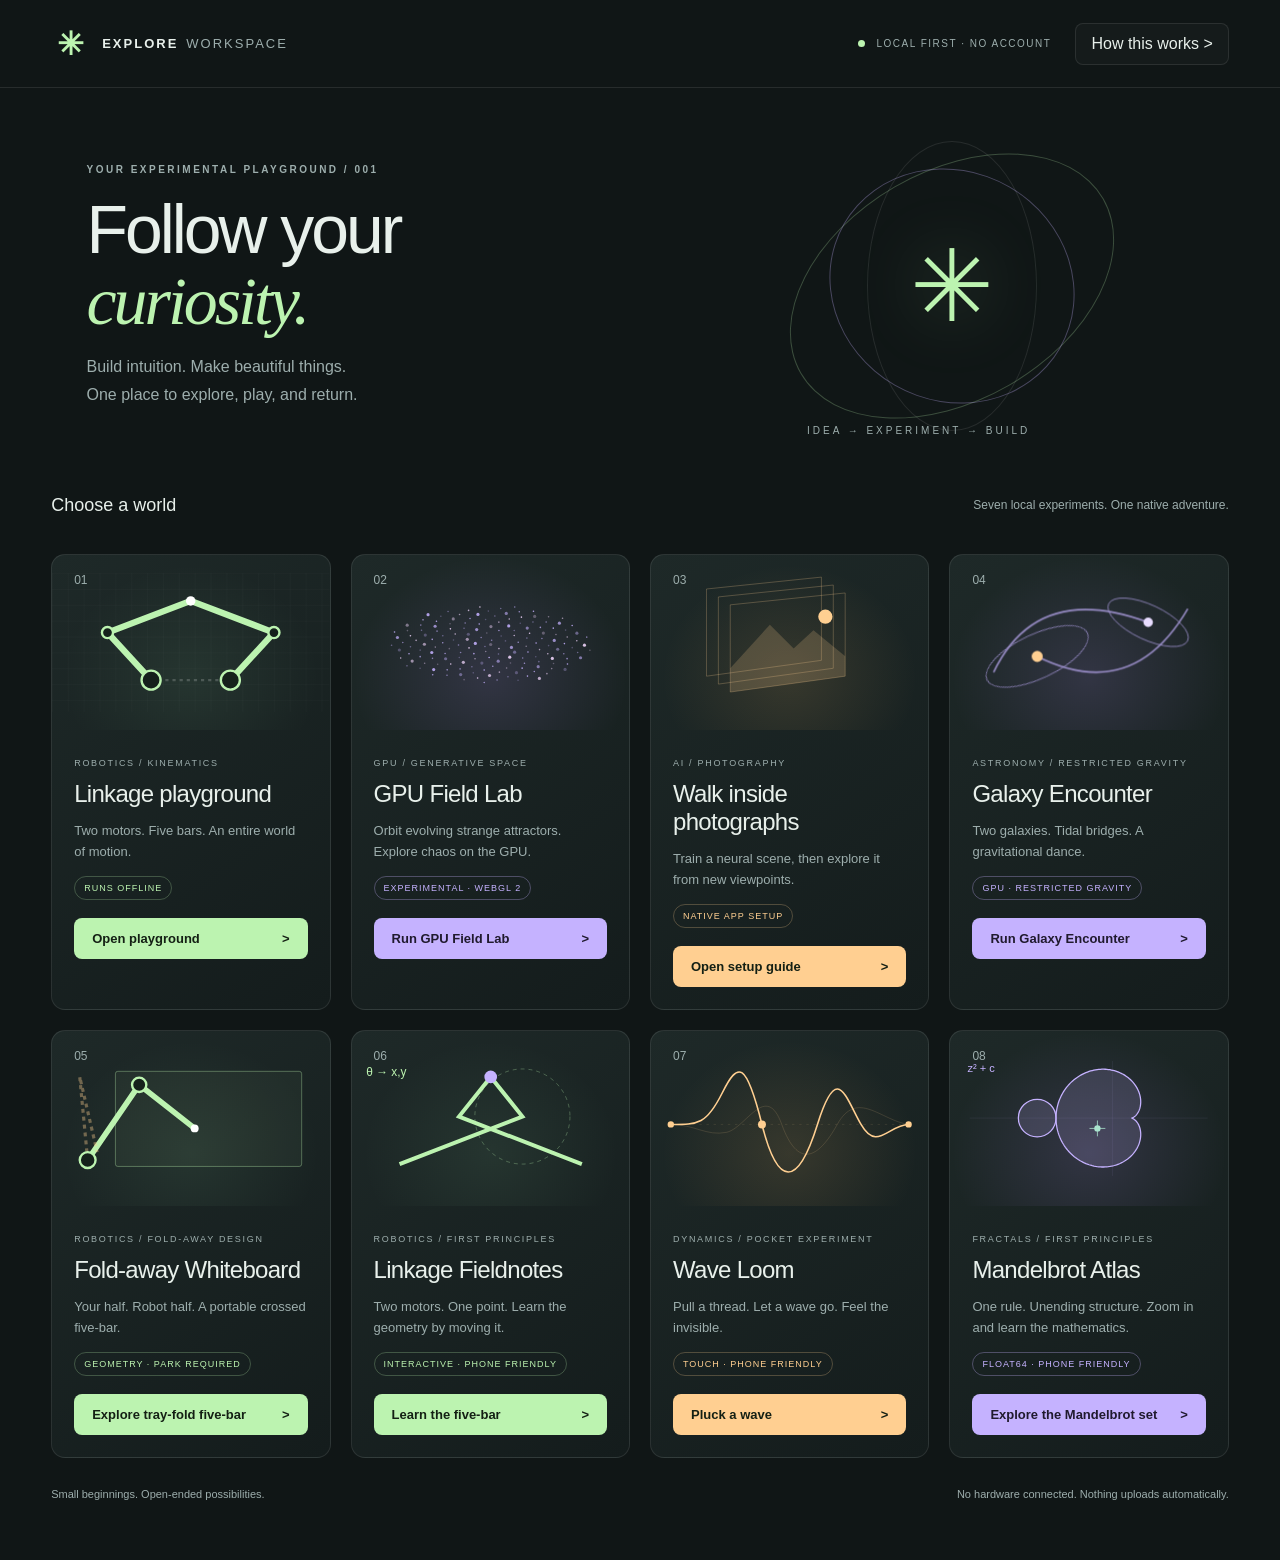
<file: index.html>
<!doctype html><html lang="en"><head><meta charset="utf-8"><meta name="viewport" content="width=device-width,initial-scale=1"><meta name="color-scheme" content="dark"><title>Explore Workspace</title><link rel="stylesheet" href="style.css"></head><body>
<header><button class="brand" id="homeButton" aria-label="Explore Workspace home"><span class="brand-mark">✳</span> EXPLORE<span class="brand-light">WORKSPACE</span></button><span class="local-tag"><i></i> LOCAL FIRST · NO ACCOUNT</span><button id="helpButton" class="quiet">How this works ></button></header>
<main>
<section id="home" class="view active"><div class="hero"><div><p class="eyebrow">YOUR EXPERIMENTAL PLAYGROUND / 001</p><h1>Follow your<br><em>curiosity.</em></h1><p class="intro">Build intuition. Make beautiful things.<br>One place to explore, play, and return.</p></div><div class="hero-orbit" aria-hidden="true"><div class="orbit o1"></div><div class="orbit o2"></div><div class="orbit o3"></div><div class="orb">✳</div><span class="orbit-note">IDEA → EXPERIMENT → BUILD</span></div></div><div class="section-line"><h2>Choose a world</h2><span>Seven local experiments. One native adventure.</span></div><div id="projectCards" class="cards"></div><div class="home-bottom"><span>Small beginnings. Open-ended possibilities.</span><span>No hardware connected. Nothing uploads automatically.</span></div></section>
<section id="linkage" class="view"><div class="project-head"><div><p class="eyebrow">01 / ROBOTICS</p><h1>Make motion <em>visible.</em></h1></div><button class="quiet back">← All experiments</button></div><div class="lab"><div class="stage-wrap"><canvas id="linkCanvas" aria-label="Interactive five-bar linkage. Drag the target, or use X and Y controls below." tabindex="0"></canvas><div class="stage-badge">FIVE-BAR / PLAN VIEW · CANVAS 2D</div><div class="stage-bottom"><span id="linkStatus" role="status">Ready</span><span id="fps">— FPS</span></div></div><aside><div class="panel-heading"><span class="dot mint"></span><h2>Mechanism studio</h2></div><p class="sub">Two base steppers. Passive elbows and tool joint. Local line-art drawing, from vectors to ideal motor steps.</p>
<div class="drawing-controls"><label>Artwork<select id="artDemo"><option value="robot">Robot face · separate strokes</option><option value="flower">Six-petal rosette</option><option value="infinity">Infinity curve</option></select></label><div class="button-row"><button id="loadDemo" class="quiet">Load demo</button><label class="file-button quiet">Import SVG<input id="svgFile" type="file" accept=".svg,image/svg+xml"></label></div><p id="artName" class="fine">Robot face · 5 strokes</p><details><summary>Paste SVG / supported artwork</summary><p>Plain SVG paths (curves and arcs), lines, polylines, polygons, rectangles, circles and ellipses. Group transforms supported. Shapes are traced as outlines; fills are not hatched. No photos, text, CSS, external references or effects. 1 MiB, 400 shapes, 24,000 points maximum. Nothing uploads.</p><textarea id="svgText" rows="4" aria-label="SVG source" placeholder="Paste plain SVG here"></textarea><button id="parseSVG" class="quiet">Use pasted SVG</button></details>
<div class="xy"><label>Artwork span / mm<input id="artSize" type="number" min="10" max="200" value="80" step="5"></label><label>Center Y / mm<input id="artY" type="number" min="20" max="300" value="150" step="5"></label></div><label>Center X / mm<input id="artX" type="number" min="-200" max="200" value="0" step="5"></label><label class="check"><input id="routeOrder" type="checkbox" checked> Shorten pen-up travel (may reverse strokes)</label><label>Microsteps / full step<select id="microsteps"><option value="1">1 · full steps</option><option value="8">8</option><option value="16" selected>16 · illustrative</option><option value="32">32</option></select></label><label>Playback feed <output id="feedOut">25 mm/s</output><input id="drawFeed" type="range" min="5" max="80" step="5" value="25"></label><label class="check"><input id="parkAfter" type="checkbox"> Preview compact park after drawing</label><button id="prepareDraw" class="quiet wide">Fit &amp; check whole path</button><div class="button-row"><button id="playDraw" class="primary" disabled>Draw artwork</button><button id="rewindDraw" class="quiet">Rewind</button></div><button id="parkNow" class="quiet wide">Preview compact park only</button><progress id="drawProgress" value="0" max="1" aria-label="Drawing progress"></progress><p id="drawMessage" class="notice" role="status">Choose artwork, then fit and check.</p><div class="readouts"><div><span>M1 STEP TARGET*</span><strong id="leftSteps">—</strong><small id="leftCommandAngle">—</small></div><div><span>M2 STEP TARGET*</span><strong id="rightSteps">—</strong><small id="rightCommandAngle">—</small></div><div><span>TIP ROUNDING ERROR</span><strong id="stepError">—</strong></div><div><span>VIRTUAL PEN</span><strong id="penState">UP</strong></div></div><p class="fine">*Absolute simulated microstep indices from +X, 400 full steps/revolution. Not homed positions, encoder readings or machine instructions. Pen-up requires a separate physical lift actuator. Feed is animation speed, not a torque/speed guarantee.</p></div><details class="geometry-settings"><summary>Mechanism &amp; manual exploration</summary><div class="button-row"><button id="playLink" class="primary">▶ Trace a path</button><button id="resetLink" class="quiet">Reset</button></div><label>Base spacing <output id="baseOut">100 mm</output><input id="base" type="range" min="40" max="200" value="100" step="5"></label><label>Motor link <output id="upperOut">100 mm</output><input id="upper" type="range" min="50" max="180" value="100" step="5"></label><label>Tool link <output id="lowerOut">140 mm</output><input id="lower" type="range" min="60" max="200" value="140" step="5"></label><label>Assembly branch<select id="branch"><option value="1,-1">Elbows outward</option><option value="-1,1">Elbows inward</option><option value="1,1">Both + branches</option><option value="-1,-1">Both − branches</option></select></label><div class="xy"><label>Target X / mm<input type="number" id="targetX" min="-350" max="350" step="1" value="0"></label><label>Target Y / mm<input type="number" id="targetY" min="-100" max="350" step="1" value="160"></label></div><label class="check"><input type="checkbox" id="showWorkspace" checked> Reachable region (view clipped)</label><div class="readouts"><div><span>LEFT MOTOR</span><strong id="leftAngle">—</strong></div><div><span>RIGHT MOTOR</span><strong id="rightAngle">—</strong></div><div><span>GEOMETRY MARGIN*</span><strong id="margin">—</strong></div><div><span>CLOSURE ERROR</span><strong id="residual">—</strong></div></div><p class="fine">*Minimum absolute sine of joint/closure angles: approaches zero near a singularity. Not a force or safety rating.</p><details><summary>From screen to a real mechanism</summary><p>Exact ideal-link geometry only. No gravity, inertia, motor torque, finite-width swept collisions or hardware commands. Compact park is a sampled low-profile plan-view pose, not an exact collinear fold or proof of physical clearance. Centerlines can cross; red warnings identify strict crossings, not all finite-width collisions.</p><p>17ME15-1504S reference: 0.9° full steps, 1.5 A/phase, 0.30 N·m holding torque. Microsteps do not guarantee positioning accuracy. TMC2209 carrier, supply and cooling still need checking.</p><p>Base pivots remain fixed. A branch change selects another assembly, not a physically safe transition. The shaded region is geometrically reachable; it is not a collision-free operating envelope.</p></details></details></aside></div><p class="below">Try this: make the base wider. Which parts of the workspace disappear? Then move the tip near a boundary and watch the geometry margin.</p></section>
<section id="particles" class="view"><div class="project-head"><div><p class="eyebrow">02 / GPU EXPLORATION</p><h1>A little <em>cosmic chaos.</em></h1></div><button class="quiet back">← All experiments</button></div><p class="below">GPU particle dynamics, separate from the linkage model. Start with a conservative preset; increase detail gradually.</p><iframe id="fieldFrame" allowfullscreen class="gpu-frame" title="GPU Field Lab" data-src="modules/field-lab/index.html"></iframe></section>
<section id="whiteboard" class="view"><div class="project-head"><div><p class="eyebrow">05 / FOLD-AWAY ROBOTICS</p><h1>Draw. Fold. <em>Make room.</em></h1></div><button class="quiet back">← All experiments</button></div><p class="below">Independent board and robot-half dimensions. Portable crossed five-bar. Mandatory horizontal supported carry rest. Geometry only, not hardware approval.</p><iframe id="whiteboardFrame" class="gpu-frame" title="Fold-away Whiteboard Studio" data-src="modules/whiteboard-arm/index.html"></iframe></section>
<section id="galaxy" class="view"><div class="project-head"><div><p class="eyebrow">04 / RESTRICTED GRAVITY</p><h1>A gravitational <em>dance.</em></h1></div><button class="quiet back">← All experiments</button></div><p class="below">Two moving softened gravitational fields with massless stellar tracers. Tidal encounters, not a full self-gravitating galaxy merger. WebGL 2 required.</p><iframe id="galaxyFrame" allowfullscreen class="gpu-frame" title="Galaxy Encounter" data-src="modules/galaxy-encounter/index.html"></iframe></section>
<section id="photos" class="view"><div class="project-head"><div><p class="eyebrow">03 / NEURAL SCENES</p><h1>Step into <em>a photograph.</em></h1></div><button class="quiet back">← All experiments</button></div><div class="photo-layout"><div class="photo-art"><div class="photo-window"><span>PHOTO → NEURAL SCENE</span><div class="photo-grid"></div><strong>A new viewpoint<br>on something familiar.</strong></div><p>Illustration, not a reconstructed scene.</p></div><article class="guide"><span class="pill amber">SEPARATE NATIVE APP · SETUP REQUIRED</span><h2>Your first scene, today</h2><p>NVIDIA instant-ngp can reconstruct a viewable neural scene from photographs. Its official repository links a Windows binary for RTX 3000 / 4000 cards.</p><ol><li><strong>Get the official Windows package.</strong><br>Follow the RTX 3000 / 4000 release link in the repository below. Read the license before downloading.</li><li><strong>Extract the ZIP and launch instant-ngp.exe.</strong><br>This workspace does not download, install or execute it for you. Do not bypass Windows security warnings.</li><li><strong>Use the supplied NeRF fox dataset first.</strong><br>Drag the extracted data/nerf/fox folder into the instant-ngp window. Watch training begin, then orbit the scene. This sample needs no Python, COLMAP or personal photos.</li><li><strong>Then capture your own stationary object.</strong><br>Use overlapping photos from many viewpoints. A personal dataset also needs camera-pose preparation, usually via COLMAP; it is not simply an arbitrary photo folder.</li></ol><a class="primary link-button" href="https://github.com/NVlabs/instant-ngp/releases/download/continuous/Instant-NGP-for-RTX-3000-and-4000.zip" target="_blank" rel="noopener noreferrer">Download official RTX 3000 / 4000 ZIP ></a><a class="text-link" href="https://github.com/NVlabs/instant-ngp#nerf-fox" target="_blank" rel="noopener noreferrer">Official fox scene guide ></a><a class="text-link" href="https://github.com/NVlabs/instant-ngp/blob/master/LICENSE.txt" target="_blank" rel="noopener noreferrer">Review NVIDIA license ></a><div class="notice">Research/evaluation, noncommercial license. Neural view synthesis is not a dimensionally verified CAD scan. Personal photos stay out of this workspace; it has no upload feature.</div><p class="fine">The native app is separate from this browser page. Windows launch, driver compatibility and training performance have not been tested on your computer.</p></article></div></section>
</main><dialog id="help"><button id="closeHelp" class="quiet">Close ×</button><h2>A home for experiments.</h2><p>Extract this package, then double-click index.html. The linkage and particle experiments run locally without installation. Chrome or Edge with hardware acceleration is recommended.</p><p>Use Home to switch projects. Leaving an experiment pauses it. Nothing connects to motors, uploads photos or launches native programs.</p><p>START.cmd is an optional loopback-only Python web server if your browser requires HTTP. Close its terminal to stop it. More details are in README.md.</p></dialog>
<script src="js/kinematics.js"></script><script src="js/drawing.js"></script><script src="js/projects.js"></script><script src="js/app.js"></script><script src="js/drawing-ui.js"></script></body></html>
</file>
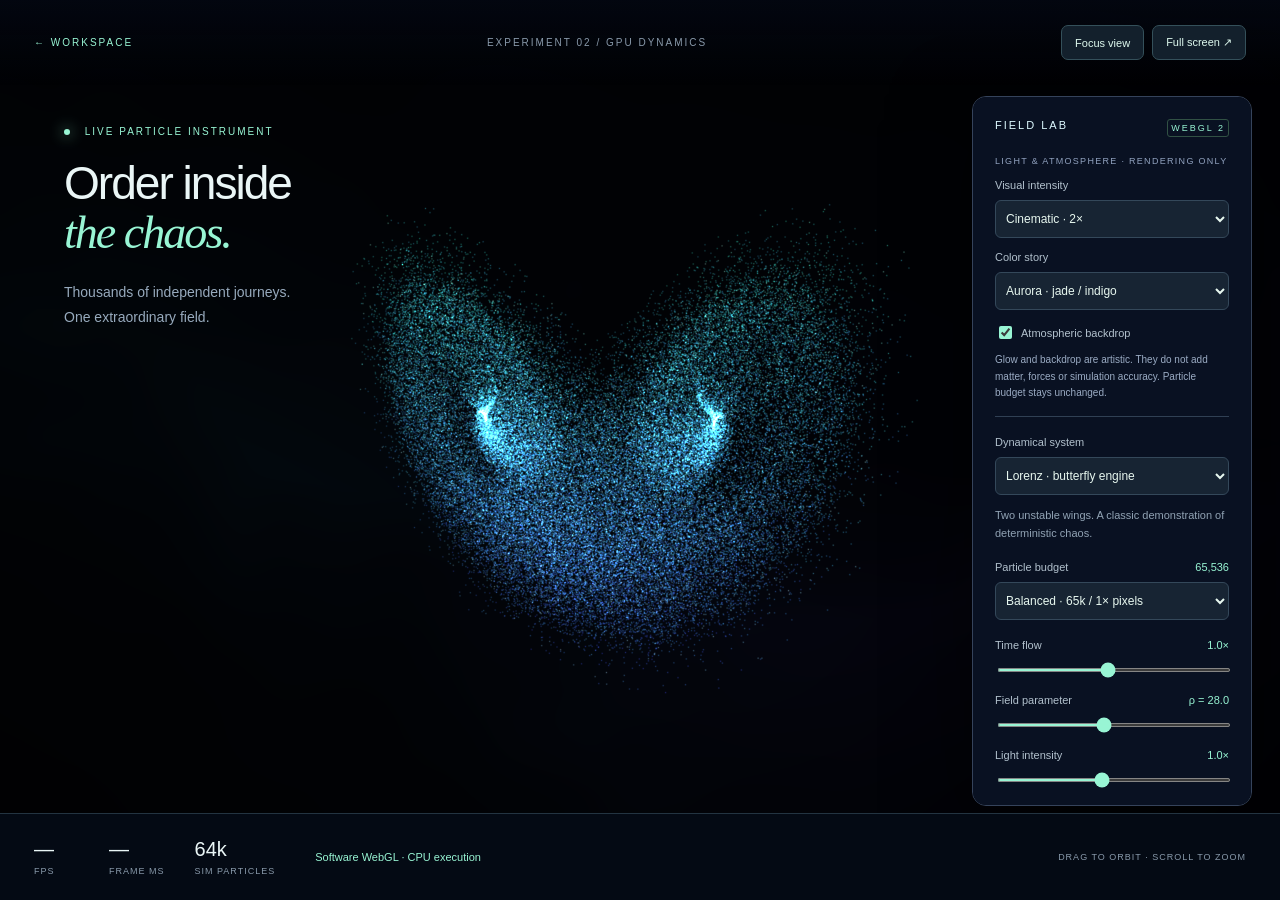
<file: modules/field-lab/index.html>
<!doctype html><html lang="en"><head><meta charset="utf-8"><meta name="viewport" content="width=device-width,initial-scale=1"><title>Field Lab · Explore Workspace</title><link rel="stylesheet" href="style.css"><link rel="stylesheet" href="../shared/visuals.css"></head><body>
<canvas tabindex="0" id="field" aria-label="Interactive three-dimensional GPU particle attractor. Drag or use arrow keys to orbit; scroll or press plus/minus to zoom."></canvas>
<header><a href="../../index.html" target="_top">← WORKSPACE</a><span>EXPERIMENT 02 / GPU DYNAMICS</span><div class="header-actions"><button id="focus" aria-expanded="true">Focus view</button><button id="fullscreen">Full screen ↗</button></div></header>
<main><div class="eyebrow"><i></i> LIVE PARTICLE INSTRUMENT</div><h1>Order inside<br><em>the chaos.</em></h1><p class="intro">Thousands of independent journeys.<br>One extraordinary field.</p></main>
<aside aria-label="Simulation controls"><div class="panel-title">FIELD LAB <span>WEBGL 2</span></div>
<section class="visual-controls" aria-label="Presentation controls"><div class="visual-label">Light & atmosphere · rendering only</div><label for="look">Visual intensity</label><select id="look"><option value="1">Original · 1×</option><option value="2" selected>Cinematic · 2×</option></select><label for="palette">Color story</label><select id="palette"><option value="0">Aurora · jade / indigo</option><option value="1">Spectral · violet / ice</option><option value="2">Solar · copper / rose</option></select><label class="check"><input id="ambience" type="checkbox" checked> Atmospheric backdrop</label><p id="visualNote">Glow and backdrop are artistic. They do not add matter, forces or simulation accuracy. Particle budget stays unchanged.</p></section>
<label for="system">Dynamical system</label><select id="system"><option value="0">Lorenz · butterfly engine</option><option value="1">Thomas · tangled symmetry</option><option value="2">Aizawa · orbital bloom</option></select>
<p id="description">Two unstable wings. A classic demonstration of deterministic chaos.</p>
<label for="quality">Particle budget <output id="countLabel">65,536</output></label><select id="quality"><option value="32768">Quiet · 32k / 1× pixels</option><option value="65536" selected>Balanced · 65k / 1× pixels</option><option value="262144">Luminous · 262k / 1.25× pixels</option><option value="524288">Dense · 524k / 1.5× pixels</option></select>
<label for="speed">Time flow <output id="speedLabel">1.0×</output></label><input id="speed" type="range" min="0.1" max="2" step="0.1" value="1">
<label for="shape">Field parameter <output id="shapeLabel">ρ = 28.0</output></label><input id="shape" type="range" min="18" max="40" step="0.1" value="28">
<label for="glow">Light intensity <output id="glowLabel">1.0×</output></label><input id="glow" type="range" min="0.2" max="2" step="0.1" value="1">
<div class="seed-row"><label for="seed">Seed</label><input id="seed" type="number" min="1" max="999999" value="3070"><button id="reset">Reseed ↻</button></div>
<div class="actions"><button id="pause" class="primary">Pause</button><button id="camera">Reset view</button></div>
<label class="check"><input id="rotate" type="checkbox" checked> Slow camera drift</label>
<details><summary>What is actually happening?</summary><p>Position integration runs on the GPU using WebGL 2 transform feedback: two particle buffers exchange roles every step. RK2 integration, four bounded substeps per displayed frame. CPU seeds particles; it does not integrate them.</p><p>Artistic dynamical-system exploration, not CFD, an engineering simulation, or a benchmark. FPS is observed browser frame cadence, not GPU execution time. No VRAM or temperature telemetry is available here.</p><p>Budget never increases automatically. Resolution is capped at 2560 × 1440 equivalent pixels; stop or choose Quiet if your machine feels busy. Hidden tabs pause; context loss stops the lab. Reload to restore.</p></details>
<details><summary>Which GPU is running this?</summary><p id="renderer">Checking browser renderer…</p><p id="gpuNote">The browser selects the rendering device.</p><p>On Windows, check <b>chrome://gpu</b> or <b>edge://gpu</b> for hardware-accelerated WebGL and the renderer. Task Manager → Details → GPU engine shows the browser process's active GPU. This page cannot measure GPU utilization, temperature or total VRAM.</p></details>
</aside>
<footer><div><b id="fps">—</b><span>FPS</span></div><div><b id="frame">—</b><span>FRAME MS</span></div><div><b id="particles">65k</b><span>SIM PARTICLES</span></div><p id="status" role="status">Initializing GPU…</p><span class="gesture">DRAG TO ORBIT · SCROLL TO ZOOM</span></footer>
<div id="error" role="alert" hidden></div><script src="../shared/visuals.js"></script><script src="lab.js"></script></body></html>
</file>
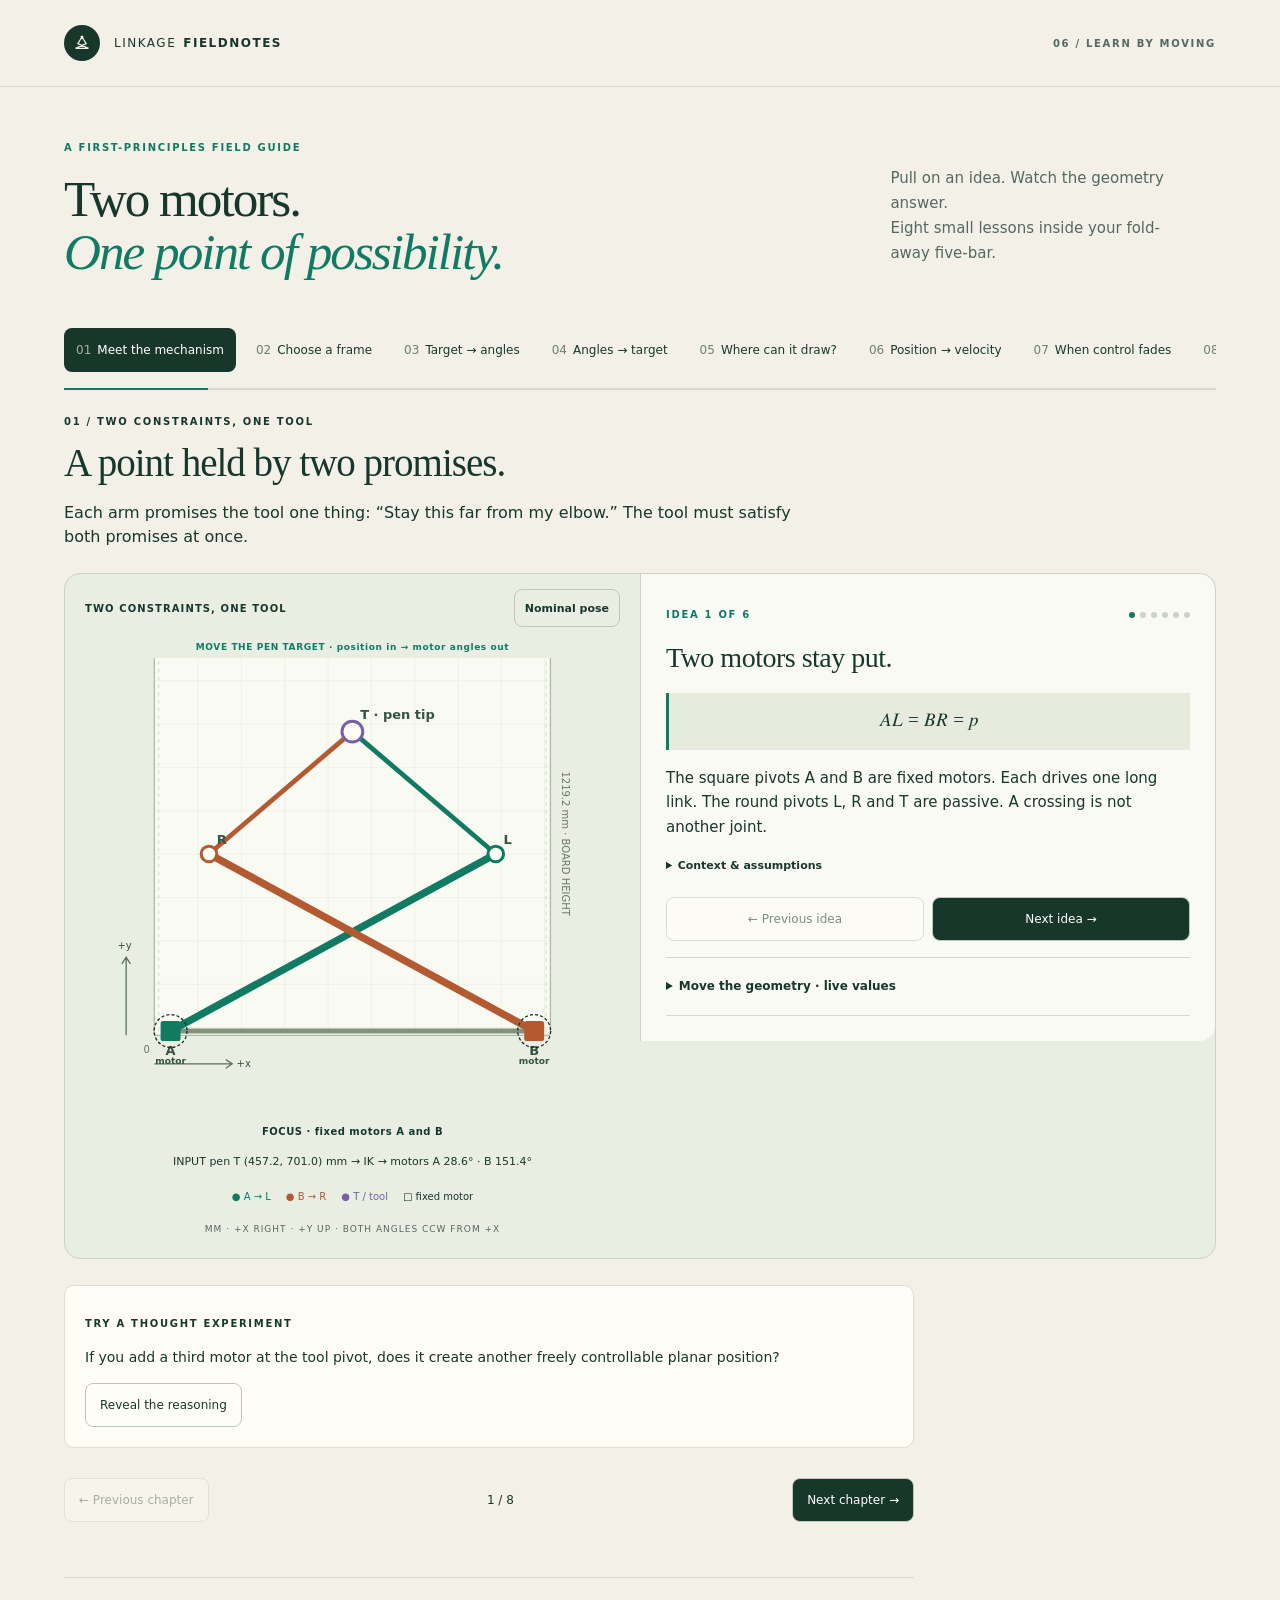
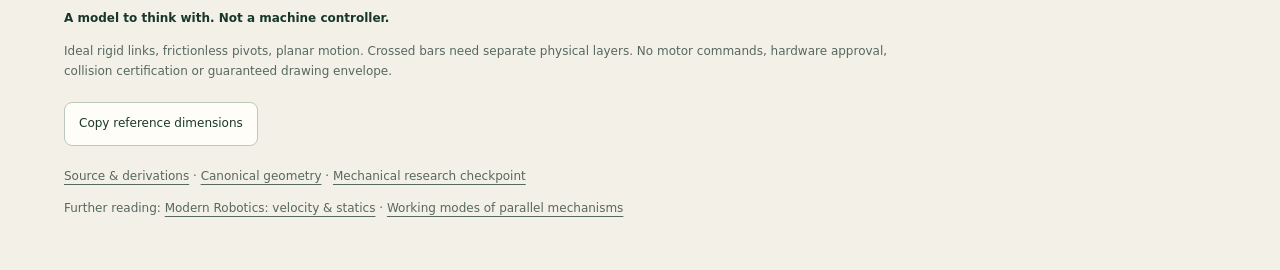
<file: modules/fivebar-learning/index.html>
<!doctype html><html lang="en"><head><meta charset="utf-8"><meta name="viewport" content="width=device-width,initial-scale=1"><meta name="theme-color" content="#14251f"><meta name="description" content="An interactive, first-principles guide to a portable five-bar linkage. Explore geometry, inverse kinematics, Jacobians and singularities."><title>Two motors, one point · Linkage Fieldnotes</title><link rel="stylesheet" href="style.css"></head><body>
<header><a class="brand" href="#chapter-1" aria-label="Linkage Fieldnotes, first chapter"><span class="brandmark" aria-hidden="true"><svg viewBox="0 0 30 30" width="24" height="24"><path d="M4 24L22 16L15 5L8 16L26 24M4 24H26" fill="none" stroke="currentColor" stroke-width="2" stroke-linejoin="round"/><circle cx="15" cy="5" r="2.5" fill="currentColor"/></svg></span> LINKAGE <b>FIELDNOTES</b></a><span class="edition">06 / LEARN BY MOVING</span></header>
<main><div class="intro"><p class="eyebrow">A FIRST-PRINCIPLES FIELD GUIDE</p><h1>Two motors.<br><em>One point of possibility.</em></h1><p>Pull on an idea. Watch the geometry answer.<br>Eight small lessons inside your fold-away five-bar.</p></div>
<nav id="chapters" aria-label="Learning chapters"></nav><div class="progress"><span id="progressFill"></span></div>
<section class="lesson" aria-labelledby="lessonTitle"><div class="lesson-heading"><p class="eyebrow" id="lessonNumber"></p><h2 id="lessonTitle"></h2><p class="lead" id="lessonLead"></p></div><div class="experiment"><div class="visual-column"><div class="stage-head"><span id="stageLabel">LIVE GEOMETRY</span><button id="reset" class="small">Nominal pose</button></div><p id="inputMode" class="input-mode"></p><div id="reachTools" hidden><label for="reachLayer">Shade reach</label><select id="reachLayer"><option value="contained">Contained &amp; regular</option><option value="geometric">Geometric pen reach</option><option value="off">No shading</option></select><span id="reachLegend"></span></div><svg id="stage" viewBox="-125 -95 1165 1420" role="img" aria-label="Interactive linkage diagram. Use labelled controls to move the tip."></svg><div id="focusKey" class="focus-key"></div><div id="inputOutput" class="input-output"></div><div class="legend"><span class="left">● A → L</span><span class="right">● B → R</span><span class="tip">● T / tool</span><span>□ fixed motor</span></div><div id="controlIdea" hidden><p id="controlIdeaCount" class="eyebrow"></p><h3 id="controlIdeaTitle" aria-live="polite"></h3><div id="controlIdeaEquation"></div><div class="control-idea-nav"><button id="controlIdeaBack">← Previous idea</button><button id="controlIdeaNext">Next idea →</button></div><button id="readIdea" class="read-idea">Read this idea · keep pose</button></div><div id="controlWorkbenchSlot"></div><div id="mobileEquationSlot"></div><div class="stage-foot">MM · +X RIGHT · +Y UP · BOTH ANGLES CCW FROM +X</div></div><div class="concept-column"><div class="concept-top"><p class="eyebrow" id="stepCount"></p><div id="stepDots" aria-label="Concept steps"></div></div><h3 id="stepTitle" aria-live="polite"></h3><div id="desktopEquationSlot"><div id="stepEquation"></div></div><p id="stepText"></p><details id="stepContext" class="step-context"><summary>Context & assumptions</summary><p id="stepNote"></p></details><div class="step-pager"><button id="stepBack">← Previous idea</button><button id="stepNext">Next idea →</button></div><details id="compareDrawer" hidden><summary>Compare the four elbow choices</summary><div id="reachCompare"></div><p class="compare-note">Same scale, symmetric 26 × 34 sample grid. Green: all links contained plus regularity guards. Tan: ideal geometric reach. Both FK closure signs are allowed here; disconnected regions are not validated paths or hardware-safe areas.</p></details><div id="controlHome"><details id="controlDrawer"><summary>Move the geometry · live values</summary><div id="controls"></div><details class="live-data"><summary>Detailed numerical values &amp; guard status</summary><p id="poseStatus" class="status" role="status"></p><div id="readouts"></div></details></details></div></div></div><div class="check"><p class="eyebrow">TRY A THOUGHT EXPERIMENT</p><p id="question"></p><button id="reveal" aria-expanded="false">Reveal the reasoning</button><p id="answer" hidden></p></div><div class="pager"><button id="previous">← Previous chapter</button><span id="pageCount"></span><button id="next">Next chapter →</button></div></section>
<footer><strong>A model to think with. Not a machine controller.</strong><p>Ideal rigid links, frictionless pivots, planar motion. Crossed bars need separate physical layers. No motor commands, hardware approval, collision certification or guaranteed drawing envelope.</p><button id="copy">Copy reference dimensions</button><span id="copyStatus" role="status"></span><p><a href="https://github.com/Ethermious/explore_workspace/tree/main/modules/fivebar-learning">Source & derivations</a> · <a href="https://github.com/Ethermious/explore_workspace/blob/main/docs/portable-fivebar-default.json">Canonical geometry</a> · <a href="https://github.com/Ethermious/explore_workspace/blob/main/docs/research/whiteboard-drive-feasibility/2026-11-02.md">Mechanical research checkpoint</a></p><p>Further reading: <a href="https://modernrobotics.northwestern.edu/nu-gm-book-resource/velocity-kinematics-and-statics/">Modern Robotics: velocity & statics</a> · <a href="https://arxiv.org/abs/0707.2006">Working modes of parallel mechanisms</a></p></footer>
</main><script src="math.js"></script><script src="lessons.js"></script><script src="reach.js"></script><script src="guides.js"></script><script src="app.js"></script></body></html>
</file>
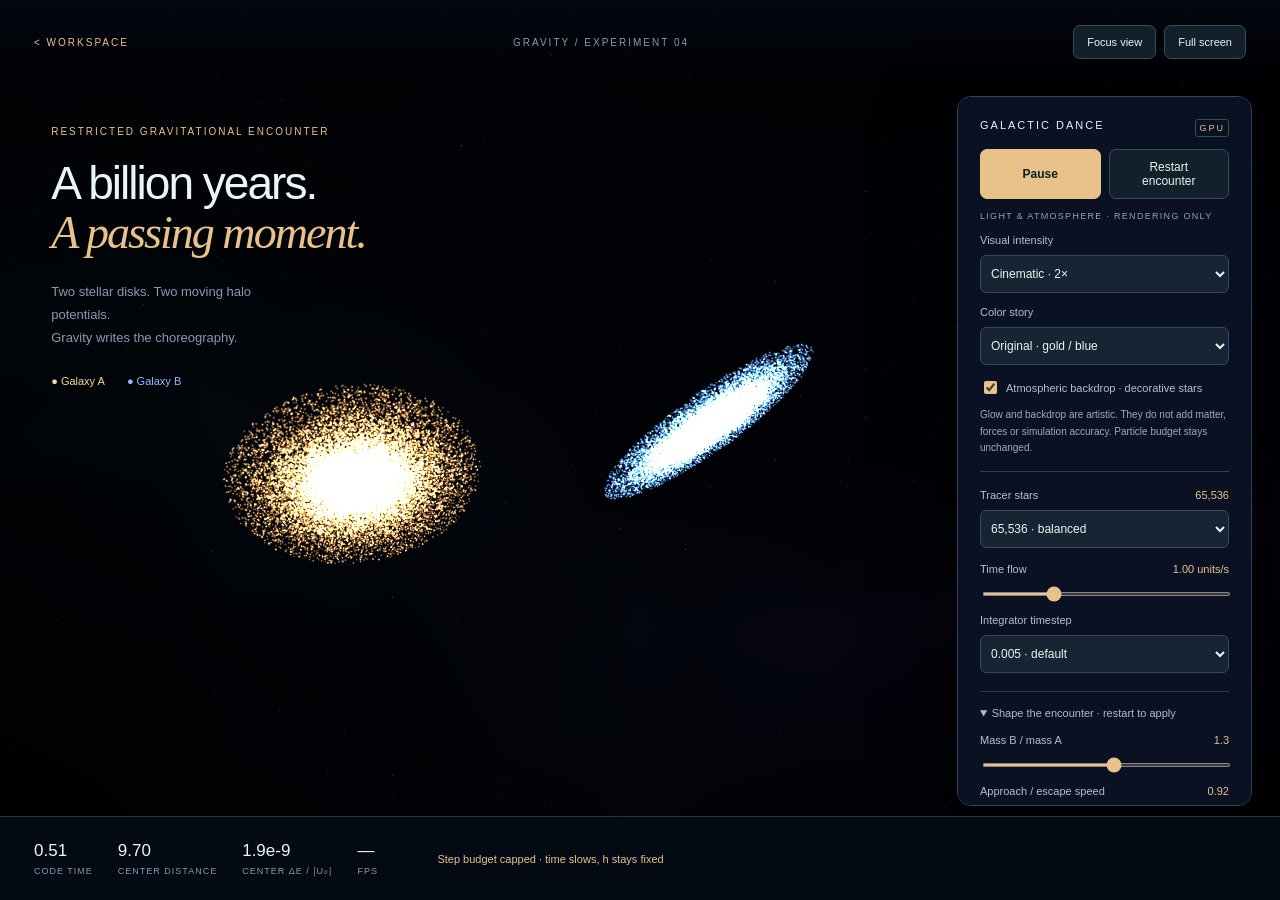
<file: modules/galaxy-encounter/index.html>
<!doctype html><html lang="en"><head><meta charset="utf-8"><meta name="viewport" content="width=device-width,initial-scale=1"><title>Galactic Dance · Explore Workspace</title><link rel="stylesheet" href="style.css"><link rel="stylesheet" href="../shared/visuals.css"></head><body>
<canvas id="universe" tabindex="0" aria-label="Three dimensional galaxy encounter. Drag or arrow keys to orbit; wheel or plus and minus to zoom."></canvas>
<header><a href="../../index.html" target="_top">&lt; WORKSPACE</a><span>GRAVITY / EXPERIMENT 04</span><div class="header-actions"><button id="focus" aria-expanded="true">Focus view</button><button id="fullscreen">Full screen</button></div></header>
<main><div class="eyebrow">RESTRICTED GRAVITATIONAL ENCOUNTER</div><h1>A billion years.<br><em>A passing moment.</em></h1><p>Two stellar disks. Two moving halo potentials.<br>Gravity writes the choreography.</p><div class="legend"><span class="gold">● Galaxy A</span><span class="blue">● Galaxy B</span></div></main>
<aside aria-label="Galaxy simulation controls"><div class="panel-title">GALACTIC DANCE <span>GPU</span></div><div class="actions"><button id="pause" class="primary">Pause</button><button id="reset">Restart encounter</button></div>
<section class="visual-controls" aria-label="Presentation controls"><div class="visual-label">Light & atmosphere · rendering only</div><label for="look">Visual intensity</label><select id="look"><option value="1">Original · 1×</option><option value="2" selected>Cinematic · 2×</option></select><label for="palette">Color story</label><select id="palette"><option value="0">Original · gold / blue</option><option value="1">Spectral · violet / ice</option><option value="2">Solar · copper / rose</option></select><label class="check"><input id="ambience" type="checkbox" checked> Atmospheric backdrop · decorative stars</label><p id="visualNote">Glow and backdrop are artistic. They do not add matter, forces or simulation accuracy. Particle budget stays unchanged.</p></section>
<label for="count">Tracer stars <output id="countLabel"></output></label><select id="count"><option value="16384">16,384 · light</option><option value="65536" selected>65,536 · balanced</option><option value="131072">131,072 · detailed</option><option value="262144">262,144 · dense</option></select>
<label for="rate">Time flow <output id="rateLabel"></output></label><input id="rate" type="range" min="0.25" max="3" value="1" step="0.25">
<label for="step">Integrator timestep</label><select id="step"><option value="0.005" selected>0.005 · default</option><option value="0.01">0.010 · compare</option><option value="0.02">0.020 · coarser / compare drift</option></select>
<details open><summary>Shape the encounter · restart to apply</summary>
<label for="ratio">Mass B / mass A <output id="ratioLabel"></output></label><input id="ratio" type="range" min="0.5" max="2" step="0.1" value="1.3">
<label for="speed">Approach / escape speed <output id="speedLabel"></output></label><input id="speed" type="range" min="0.5" max="1.5" step="0.02" value="0.92">
<label for="angle">Approach angle <output id="angleLabel"></output></label><input id="angle" type="range" min="5" max="50" step="1" value="22">
<label for="tilt">Disk B inclination <output id="tiltLabel"></output></label><input id="tilt" type="range" min="0" max="90" step="1" value="35">
<label class="check"><input id="retro" type="checkbox"> Reverse disk B rotation</label><label for="seed">Repeatable seed</label><input id="seed" type="number" min="1" max="999999" value="3070">
</details><p id="pending" hidden>Parameters changed. Restart to apply.</p>
<div class="actions"><button id="camera">Reset view</button><button id="stepOnce">Single step</button></div><label class="check"><input id="drift" type="checkbox"> Slow camera orbit</label><label class="check"><input id="paths" type="checkbox" checked> Center orbit trails</label>
<details><summary>Physics, not a prediction</summary><p>Stars are <b>massless tracers</b> in two moving Plummer potentials. Their paths are integrated on the GPU with fixed-step kick–drift–kick leapfrog. The two halo centers follow mutual softened gravity on the CPU.</p><p>No stellar self-gravity, gas, dynamical friction or stellar collisions. Galaxies can pass, orbit and form tidal features; this model cannot predict a merger. Initial cold tracer disks are circular in each isolated halo, not a calibrated Milky Way or Andromeda model.</p><p>Code units: G = 1. Optional scale: length 10 kpc, mass 10¹¹ solar masses, time ≈47.15 Myr. This scaling is illustrative, not fitted observational data. One rendered point samples a stellar population, not one literal star.</p><p>Energy drift refers <b>only to the two-center orbit</b>. Individual tracer energy is not conserved in a time-dependent field. FPS is browser cadence, not GPU utilization.</p><a href="MODEL.md" target="_blank" rel="noopener">Model, equations and primary sources &gt;</a></details>
<details><summary>Which GPU is running this?</summary><p id="renderer">Checking browser renderer…</p><p id="gpuNote">The browser selects the rendering device.</p><p>On Windows, check <b>chrome://gpu</b> or <b>edge://gpu</b> for hardware-accelerated WebGL and the renderer. Task Manager → Details → GPU engine shows the browser process's active GPU. This page cannot measure GPU utilization, temperature or total VRAM.</p></details>
</aside><footer><div><b id="time">0</b><span>CODE TIME</span></div><div><b id="separation">10</b><span>CENTER DISTANCE</span></div><div><b id="energy">0</b><span>CENTER ΔE / |U₀|</span></div><div><b id="fps">—</b><span>FPS</span></div><p id="status" role="status">Initializing GPU…</p></footer><div id="error" role="alert" hidden></div><script src="physics.js"></script><script src="../shared/visuals.js"></script><script src="galaxy.js"></script></body></html>
</file>
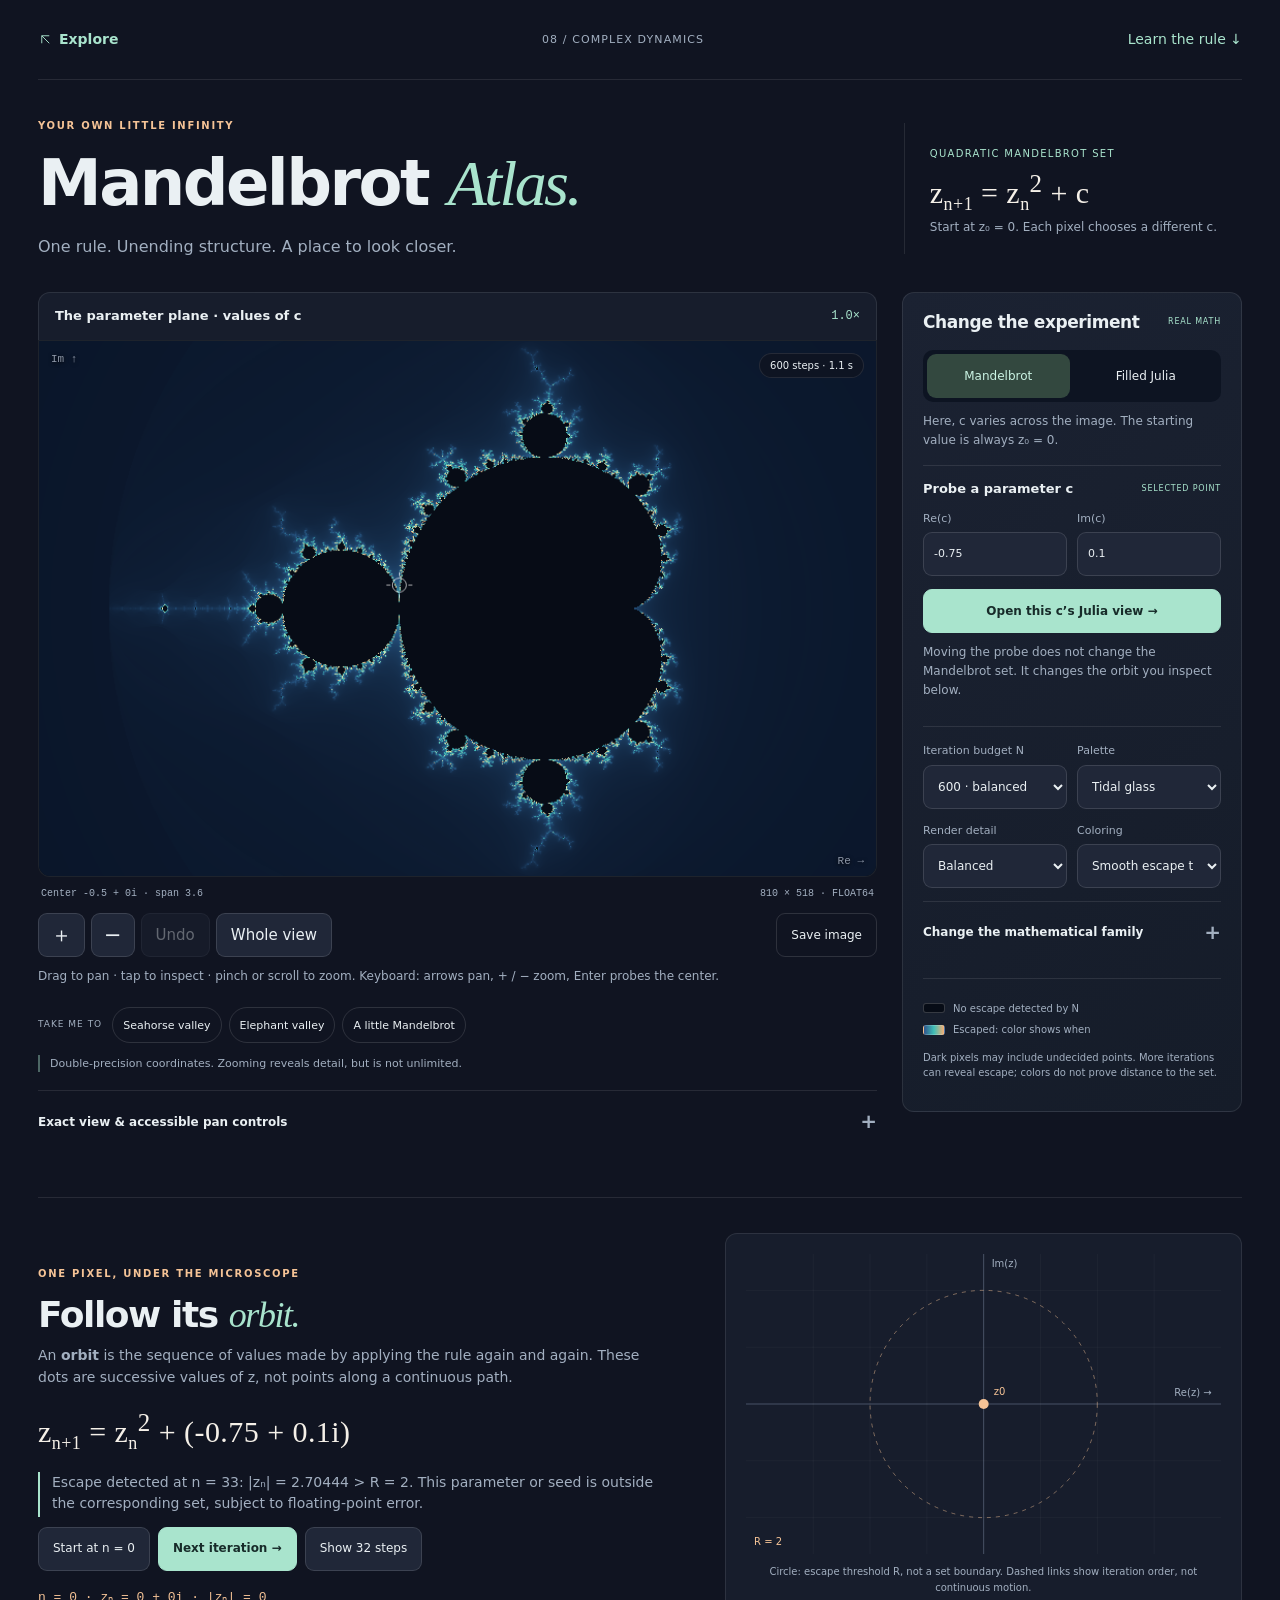
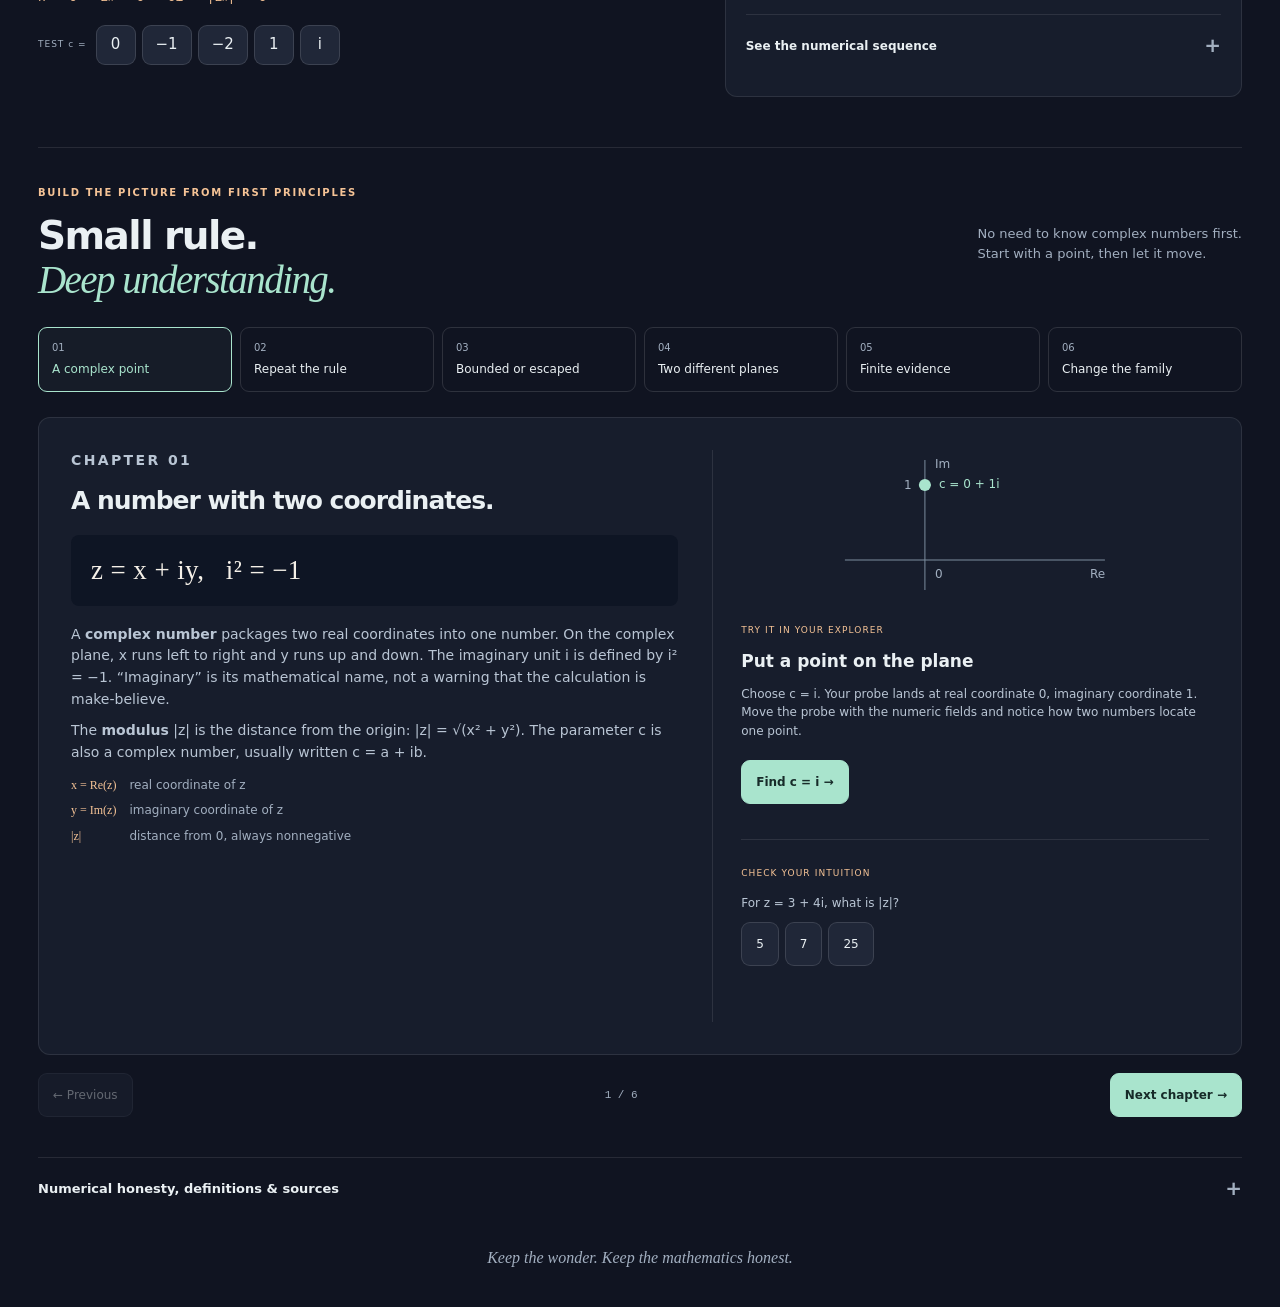
<file: modules/mandelbrot/index.html>
<!doctype html>
<html lang="en"><head><meta charset="utf-8"><meta name="viewport" content="width=device-width,initial-scale=1,viewport-fit=cover"><meta name="theme-color" content="#101421"><meta name="color-scheme" content="dark"><title>Mandelbrot Atlas · Explore Workspace</title><link rel="stylesheet" href="style.css"></head>
<body><div class="shell"><header><a href="../../index.html" class="home"><svg viewBox="0 0 24 24" aria-hidden="true"><path d="M18 6H6v12M6 6l12 12"/></svg> Explore</a><span>08 / COMPLEX DYNAMICS</span><a href="#learn" class="learn-link">Learn the rule ↓</a></header>
<main><div class="hero"><div><p class="eyebrow">YOUR OWN LITTLE INFINITY</p><h1>Mandelbrot <em>Atlas.</em></h1><p class="invitation">One rule. Unending structure. A place to look closer.</p></div><div class="formula-hero"><span id="formulaLabel">QUADRATIC MANDELBROT SET</span><div id="mainFormula" class="equation">z<sub>n+1</sub> = z<sub>n</sub>² + c</div><small id="formulaSubtitle">Start at z₀ = 0. Each pixel chooses a different c.</small></div></div>
<div class="workspace"><section class="explorer" aria-labelledby="mapHeading"><div class="stage-top"><h2 id="mapHeading">The parameter plane</h2><span id="zoomReadout">1×</span></div><div id="stage" class="stage"><canvas id="fractal" aria-hidden="true"></canvas><canvas id="overlay" tabindex="0" role="application" aria-label="Complex plane: drag to pan, pinch or use plus and minus to zoom, tap to inspect" aria-describedby="gestureHelp">Use the zoom, pan and coordinate controls below to explore the complex plane.</canvas><div class="axis-label real" aria-hidden="true">Re →</div><div class="axis-label imaginary" aria-hidden="true">Im ↑</div><span id="renderBadge" class="render-badge">Drawing…</span></div><div class="stage-bottom"><span id="viewReadout">Center −0.5 + 0i</span><span id="resolutionReadout">FLOAT64</span></div>
<div class="toolbar"><div class="button-group"><button id="zoomIn" aria-label="Zoom in two times">＋</button><button id="zoomOut" aria-label="Zoom out two times">−</button><button id="undo" disabled>Undo</button><button id="homeView">Whole view</button></div><button id="saveImage" class="subtle">Save image</button></div>
<p id="gestureHelp" class="assist">Drag to pan · tap to inspect · pinch or scroll to zoom. Keyboard: arrows pan, + / − zoom, Enter probes the center.</p><div class="presets" role="group" aria-label="Places to explore"><span>TAKE ME TO</span><button data-preset="seahorse">Seahorse valley</button><button data-preset="elephant">Elephant valley</button><button data-preset="island">A little Mandelbrot</button></div>
<p id="precisionNote" class="precision">Double-precision coordinates. Zooming reveals detail, but is not unlimited.</p>
<details class="coordinate-panel"><summary>Exact view &amp; accessible pan controls</summary><form id="viewForm"><div class="three-fields"><label>Center, real<input id="centerReal" type="number" step="any" required></label><label>Center, imaginary<input id="centerImag" type="number" step="any" required></label><label>Horizontal span<input id="viewSpan" type="number" step="any" min="0.000000001" max="12" required></label></div><button type="submit">Go to coordinates</button></form><div class="pan-controls" role="group" aria-label="Pan view"><button data-pan="-1,0" aria-label="Pan left">←</button><button data-pan="0,1" aria-label="Pan up">↑</button><button data-pan="0,-1" aria-label="Pan down">↓</button><button data-pan="1,0" aria-label="Pan right">→</button></div><p class="assist">Span is the width of the visible complex plane, not a physical distance. Inputs accept decimal or scientific notation.</p></details></section>
<aside class="controls"><div class="section-heading"><h2>Change the experiment</h2><span>REAL MATH</span></div><div class="mode-switch" role="group" aria-label="Plane to display"><button id="modeM" aria-pressed="true">Mandelbrot</button><button id="modeJ" aria-pressed="false">Filled Julia</button></div><p id="modeHelp" class="assist">Here, c varies across the image. The starting value is always z₀ = 0.</p><div class="parameter-card"><div class="section-heading"><h3 id="parameterTitle">Probe a parameter c</h3><span id="probeBadge">SELECTED POINT</span></div><div class="two-fields"><label>Re(c)<input id="cReal" type="number" min="-32" max="32" step="any" value="-.75"></label><label>Im(c)<input id="cImag" type="number" min="-32" max="32" step="any" value=".1"></label></div><div id="juliaSliders" hidden><label class="slider-label">Sweep Re(c)<input id="cRealSlider" type="range" min="-2" max="2" step=".001" value="-.75"></label><label class="slider-label">Sweep Im(c)<input id="cImagSlider" type="range" min="-2" max="2" step=".001" value=".1"></label><p class="assist">Sliders cover [−2, 2]; numeric inputs also allow values to ±32.</p></div><div id="seedFields" hidden><p class="assist">This plane varies the starting point z₀. Your selected seed:</p><div class="two-fields"><label>Re(z₀)<input id="zReal" type="number" min="-32" max="32" step="any" value="0"></label><label>Im(z₀)<input id="zImag" type="number" min="-32" max="32" step="any" value="0"></label></div></div><button id="linkedJulia" class="primary wide">Open this c’s Julia view →</button><p id="probeMeaning" class="assist">Moving the probe does not change the Mandelbrot set. It changes the orbit you inspect below.</p></div>
<div class="two-fields tuning"><label>Iteration budget N<select id="iterations"><option value="32">32 · quick glimpse</option><option value="120">120</option><option value="300">300</option><option value="600" selected>600 · balanced</option><option value="1200">1,200</option><option value="3000">3,000 · patient</option></select></label><label>Palette<select id="palette"><option value="lagoon">Tidal glass</option><option value="ember">Ember</option><option value="violet">Amethyst</option><option value="mono">Silver</option></select></label></div><div class="two-fields"><label>Render detail<select id="quality"><option value="light">Light · fastest</option><option value="balanced" selected>Balanced</option><option value="fine">Fine · slower</option></select></label><label>Coloring<select id="coloring"><option value="smooth">Smooth escape time</option><option value="bands">Integer escape bands</option></select></label></div><details class="family"><summary>Change the mathematical family</summary><label>Integer exponent p<select id="power"><option value="2">2 · the classic quadratic</option><option value="3">3 · cubic Multibrot</option><option value="4">4 · quartic Multibrot</option><option value="5">5 · degree five</option><option value="6">6 · degree six</option></select></label><p>Changing p changes the map to z<sub>n+1</sub> = z<sub>n</sub><sup>p</sup> + c. For p ≠ 2 the parameter picture is a <strong>Multibrot set</strong>, not the classical Mandelbrot set.</p></details>
<div class="legend"><span><i class="black-swatch"></i> No escape detected by N</span><span><i class="gradient-swatch"></i> Escaped: color shows when</span><small>Dark pixels may include undecided points. More iterations can reveal escape; colors do not prove distance to the set.</small></div><p id="status" role="status" class="assist"></p></aside></div>
<section id="orbitSection" class="orbit-section"><div class="orbit-copy"><p class="eyebrow">ONE PIXEL, UNDER THE MICROSCOPE</p><h2>Follow its <em>orbit.</em></h2><p>An <strong>orbit</strong> is the sequence of values made by applying the rule again and again. These dots are successive values of z, not points along a continuous path.</p><div id="orbitEquation" class="equation">z<sub>n+1</sub> = z<sub>n</sub>² + c</div><p id="orbitSummary" class="orbit-summary"></p><div class="orbit-controls"><button id="orbitReset">Start at n = 0</button><button id="orbitStep" class="primary">Next iteration →</button><button id="orbitAll">Show 32 steps</button></div><div id="stepReadout" class="step-readout" aria-live="polite"></div><div class="point-presets" role="group" aria-label="Test a known parameter"><span>TEST c =</span><button data-c="0,0">0</button><button data-c="-1,0">−1</button><button data-c="-2,0">−2</button><button data-c="1,0">1</button><button data-c="0,1">i</button></div></div><div class="orbit-visual"><canvas id="orbitCanvas" aria-label="Orbit diagram in the complex z plane, with escape-radius circle"></canvas><p id="orbitCaption" class="assist">The circle is an escape threshold, not the boundary of the Mandelbrot set.</p><details><summary>See the numerical sequence</summary><ol id="orbitTable" class="orbit-table"></ol></details></div></section>
<section id="learn" class="learning"><div class="lesson-heading"><div><p class="eyebrow">BUILD THE PICTURE FROM FIRST PRINCIPLES</p><h2>Small rule.<br><em>Deep understanding.</em></h2></div><p>No need to know complex numbers first.<br>Start with a point, then let it move.</p></div><nav id="lessonNav" class="lesson-nav" aria-label="Learning chapters"></nav><article id="lessonBody" class="lesson-body"></article><div class="lesson-footer"><button id="prevLesson">← Previous</button><span id="lessonPosition">1 / 6</span><button id="nextLesson" class="primary">Next chapter →</button></div></section>
<details class="honesty"><summary>Numerical honesty, definitions &amp; sources</summary><div><p><strong>The mathematical set is infinite; this picture is a finite calculation.</strong> Each image pixel samples its center. Edges can contain details smaller than a pixel. Dark means no escape was detected within the chosen budget, or a conservative analytic shortcut recognized the quadratic main-cardioid or period-2-bulb interior. Neither pixel resolution nor floating-point arithmetic is a proof of the exact boundary.</p><p>All orbit calculations use JavaScript’s IEEE 754 binary64 numbers (about 15–17 significant decimal digits). No single-precision GPU arithmetic is used. At high zoom, coordinate spacing and accumulated orbit error matter. We stop zooming at a horizontal span of 10⁻⁹ or a stricter coordinate-spacing guard. This is a conservative interface limit, not a guarantee of accuracy up to that depth. Arbitrary precision or perturbation methods would be needed for much deeper work.</p><p id="radiusExplanation">The quadratic Mandelbrot test uses the strict condition |zₙ| &gt; 2. Touching radius 2 does not mean escape: c = −2 is the essential example.</p><p>The filled Julia set is the set of starting values whose orbits stay bounded for a fixed c. The Julia set proper is its boundary. The smooth palette interpolates an escape-time estimate; changing a palette changes appearance only.</p><p><a href="https://people.math.harvard.edu/~ctm/sem/home/notes/99/course.pdf" target="_blank" rel="noopener noreferrer">Curtis McMullen: Complex Dynamics</a> · <a href="https://e.math.cornell.edu/people/belk/dynamicalsystems/NotesJuliaMandelbrot.pdf" target="_blank" rel="noopener noreferrer">Jim Belk: Julia and Mandelbrot Sets</a> · <a href="https://tc39.es/ecma262/multipage/ecmascript-data-types-and-values.html#sec-ecmascript-language-types-number-type" target="_blank" rel="noopener noreferrer">ECMAScript number representation</a></p><p>Rendered on your device. No input uploads, account connection, hardware commands, or external rendering service.</p></div></details><footer>Keep the wonder. Keep the mathematics honest.</footer><noscript><p>JavaScript is needed for interactive rendering. The definitions and source links remain available.</p></noscript></main></div><script src="model.js"></script><script src="lessons.js"></script><script src="app.js"></script></body></html>
</file>
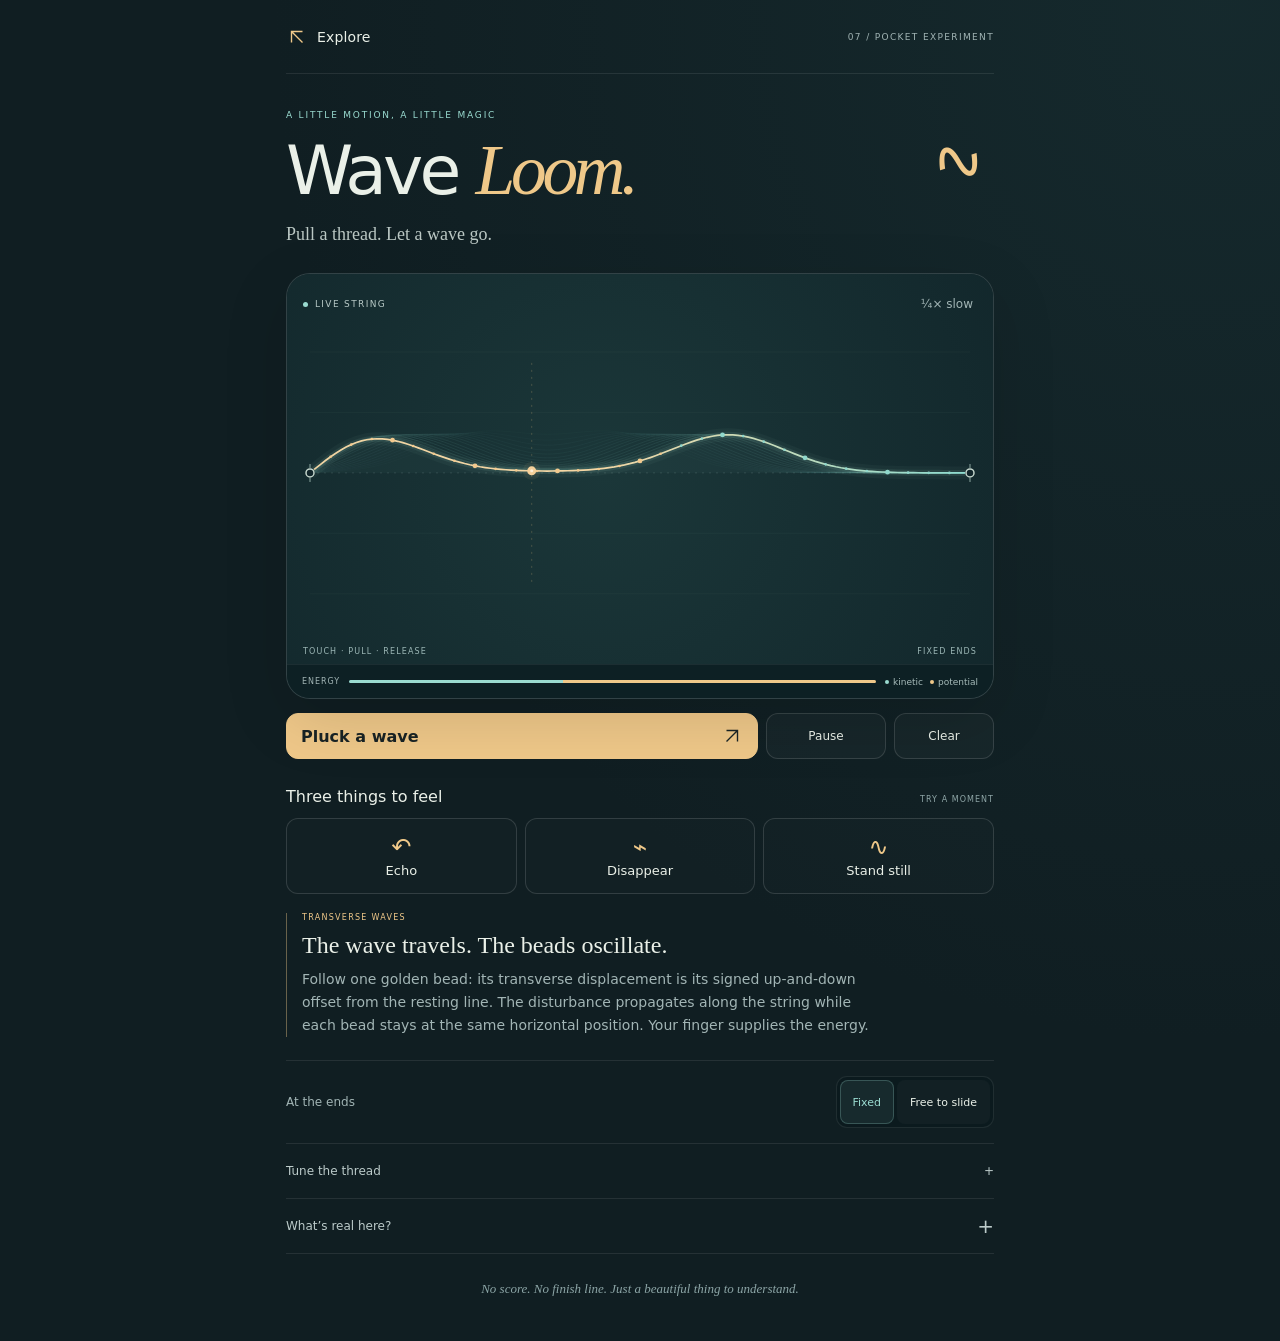
<file: modules/wave-loom/index.html>
<!doctype html>
<html lang="en">
<head>
  <meta charset="utf-8">
  <meta name="viewport" content="width=device-width, initial-scale=1, viewport-fit=cover">
  <meta name="theme-color" content="#101e22">
  <meta name="color-scheme" content="dark">
  <title>Wave Loom · Explore Workspace</title>
  <link rel="stylesheet" href="loom.css">
</head>
<body>
  <div class="shell">
    <header><a href="../../index.html" class="home" aria-label="Back to all Explore Workspace experiments"><svg aria-hidden="true" viewBox="0 0 24 24"><path d="M18 6H6v12M6 6l12 12"/></svg> Explore</a><span class="edition">07 / POCKET EXPERIMENT</span></header>
    <main>
      <div class="intro"><div><p class="eyebrow">A LITTLE MOTION, A LITTLE MAGIC</p><h1>Wave <em>Loom.</em></h1></div><span class="thread-mark" aria-hidden="true">∿</span></div>
      <p class="invitation">Pull a thread. Let a wave go.</p>
      <section class="instrument" aria-label="Interactive string experiment">
        <div class="stage-top"><span class="live-dot" aria-hidden="true"></span><span id="stateLabel">LIVE STRING</span><button id="slow" class="mini" aria-pressed="false">¼× slow</button></div>
        <canvas id="loom" tabindex="0" role="application" aria-label="Pluckable string" aria-describedby="canvasHelp">An interactive string. Use Pluck a wave and the experiment buttons below, or use arrow keys and Space when this canvas is focused.</canvas>
        <div class="stage-bottom"><span id="gestureHint">TOUCH · PULL · RELEASE</span><span id="endLabel">FIXED ENDS</span></div>
        <div class="energy" aria-label="Energy shares: kinetic energy is motion; potential energy is stored by deflection under tension"><span class="energy-label">ENERGY</span><div class="energy-track"><span id="motionBar"></span><span id="stretchBar"></span></div><span class="energy-legend"><i></i> kinetic <b></b> potential</span></div>
      </section>
      <p id="canvasHelp" class="assist">Drag vertically anywhere on the string. Two fingers work, too. Keyboard: ← / → choose a point; ↑ / ↓ shape it; Space releases it.</p>
      <div class="transport"><button id="pluck" class="primary">Pluck a wave <svg aria-hidden="true" viewBox="0 0 24 24"><path d="M6 6h12v12M18 6L6 18"/></svg></button><button id="pause" aria-pressed="false">Pause</button><button id="clear">Clear</button></div>
      <section class="moments" aria-labelledby="momentHeading">
        <div class="section-heading"><h2 id="momentHeading">Three things to feel</h2><span>TRY A MOMENT</span></div>
        <div class="moment-buttons"><button data-scene="echo" aria-pressed="false"><span class="moment-glyph" aria-hidden="true">↶</span>Echo</button><button data-scene="cancel" aria-pressed="false"><span class="moment-glyph" aria-hidden="true">⌁</span>Disappear</button><button data-scene="standing" aria-pressed="false"><span class="moment-glyph" aria-hidden="true">∿</span>Stand still</button></div>
        <div class="insight" aria-live="polite" aria-atomic="true"><p class="insight-kicker" id="insightKicker">TRANSVERSE WAVES</p><h3 id="insightTitle">The wave travels. The beads oscillate.</h3><p id="insightText">Follow one golden bead: its transverse displacement is its signed up-and-down offset from the resting line. The disturbance propagates along the string while each bead stays at the same horizontal position. Your finger supplies the energy.</p></div>
      </section>
      <div class="boundary-row"><span>At the ends</span><div class="segmented" role="group" aria-label="String end boundary"><button id="fixed" aria-pressed="true">Fixed</button><button id="free" aria-pressed="false">Free to slide</button></div></div>
      <details class="tuning"><summary>Tune the thread <span aria-hidden="true">+</span></summary><div class="tuning-body"><label for="speed">Wave speed <output id="speedOut">0.22 lengths/s</output></label><input id="speed" type="range" min="0.08" max="0.4" step="0.01" value="0.22"><label for="damping">Damping <output id="dampingOut">Gentle</output></label><input id="damping" type="range" min="0" max="1.2" step="0.02" value="0.08"><label class="check"><input id="trails" type="checkbox" checked> Show the recent motion</label><p>Keyboard: focus the string with Tab. Left/right chooses a bead, up/down shapes it, and Space releases it. The buttons also work without dragging.</p><p>Wave speed is the propagation speed along the string, not the up-and-down speed of a bead. Greater tension T at the same linear mass density μ makes waves faster: c = √(T/μ). Changing it while moving can change the stored energy. Damping dissipates mechanical energy, making motion fade.</p></div></details>
      <details class="science"><summary>What’s real here?</summary><div><p>A linear transverse-wave model of a uniform string: 129 points, each tugged by its neighbors. “Transverse” means the material moves perpendicular to the wave’s direction of travel. The screen exaggerates displacement so you can see it; the model assumes small slopes and constant tension.</p><p>Boundary conditions determine how the ends respond. Fixed ends impose zero displacement. Ends free to slide impose zero slope while the string remains under tension. A fixed end reverses a reflected pulse’s sign (phase inversion); a sliding end does not. In “Disappear,” destructive interference cancels displacement briefly, not energy.</p><p>Kinetic energy is energy of motion. Potential energy is stored by the string’s deflection under tension. The bar shows their <em>shares</em>, not the total energy. Damping dissipates energy; your touch can add or remove it. Trails show earlier shapes of this one string, not extra strings.</p><p>Normalized wave model: ∂²y/∂t² = c² ∂²y/∂x² − γ ∂y/∂t. Here y is transverse displacement, c is wave speed, and γ is the velocity-damping coefficient. This is not a large-deformation elastic rope with gravity. Simulation slows on overloaded devices rather than skipping unstable physics steps. No audio, network requests, sensors, motors or GPU compute.</p><p><a href="https://openstax.org/books/university-physics-volume-1/pages/16-5-interference-of-waves" target="_blank" rel="noopener noreferrer">The physics of interference</a> · <a href="https://openstax.org/books/university-physics-volume-1/pages/16-6-standing-waves-and-resonance" target="_blank" rel="noopener noreferrer">Standing waves</a></p></div></details>
      <p class="footer-note">No score. No finish line. Just a beautiful thing to understand.</p>
      <p id="status" role="status" class="assist"></p>
      <noscript><p class="fallback">JavaScript is needed to move the string. The explanation and physics links still work.</p></noscript>
    </main>
  </div>
  <script src="model.js"></script><script src="loom.js"></script>
</body>
</html>
</file>
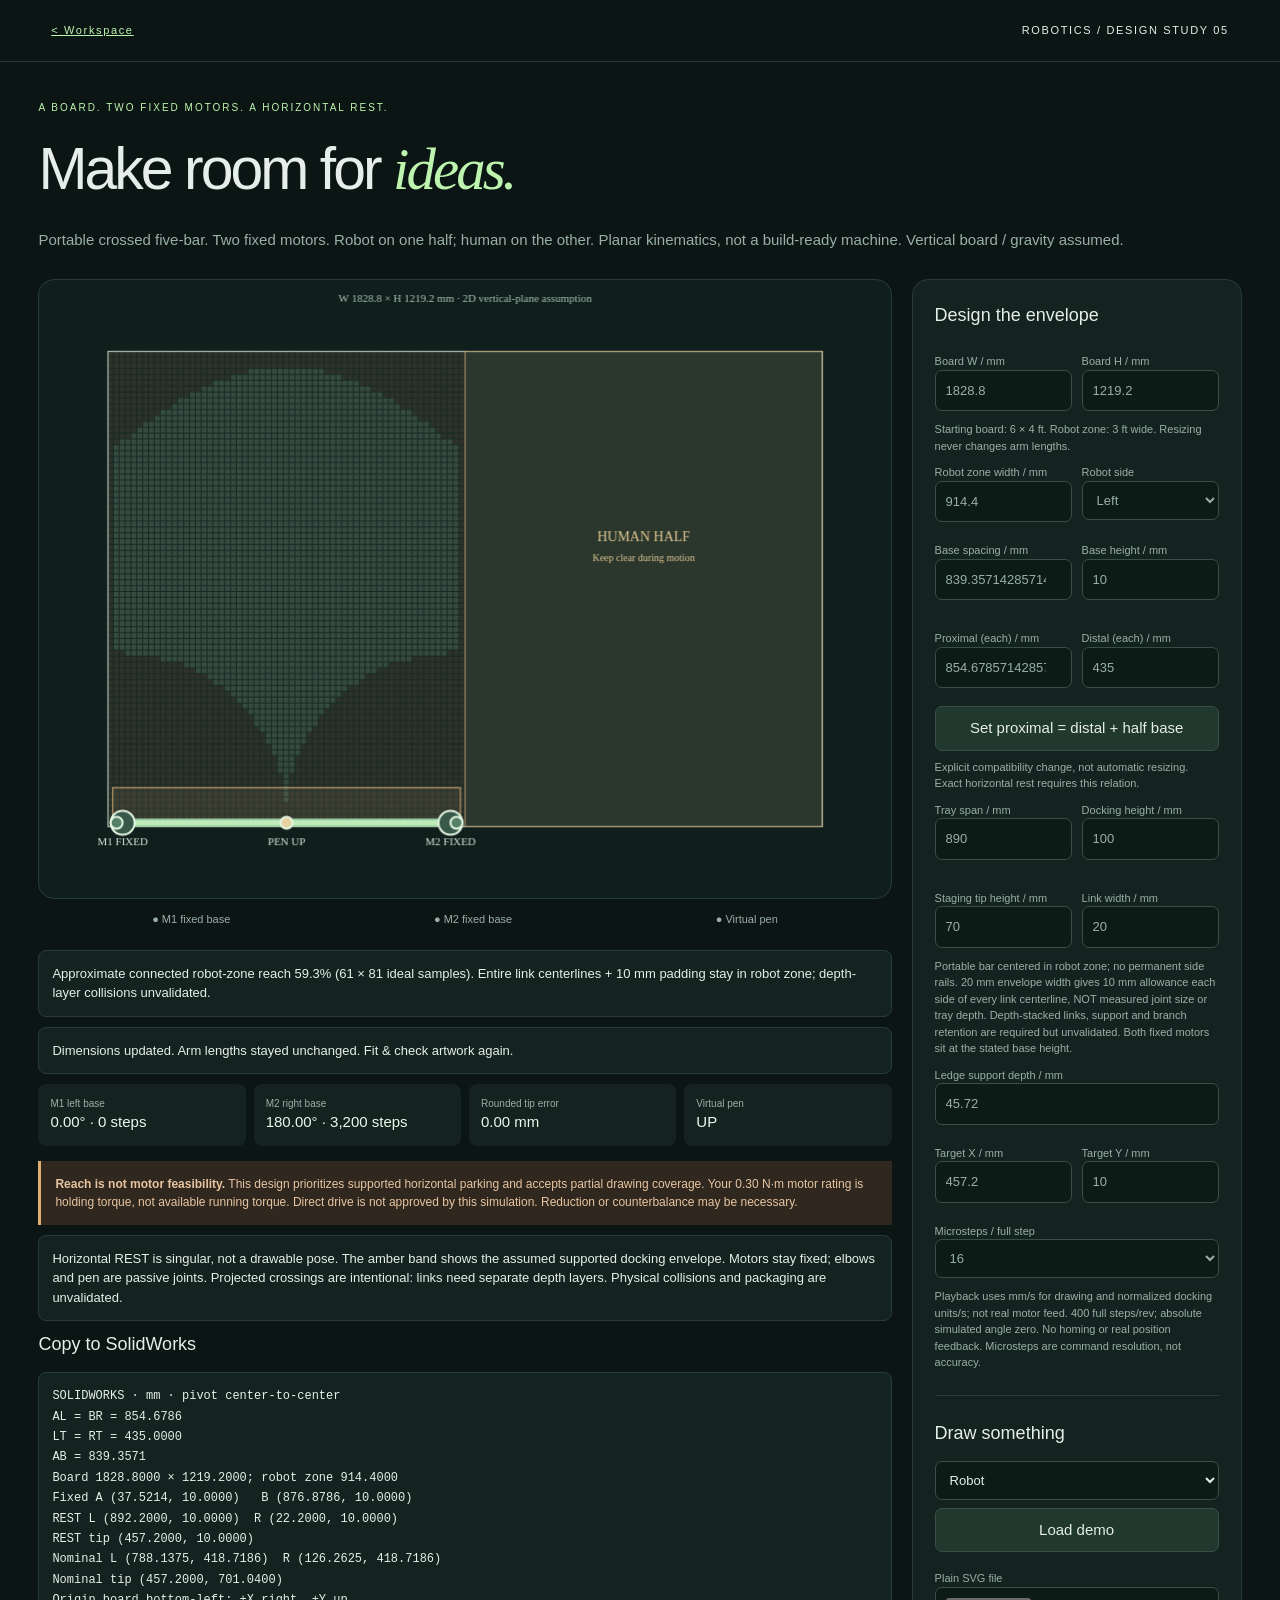
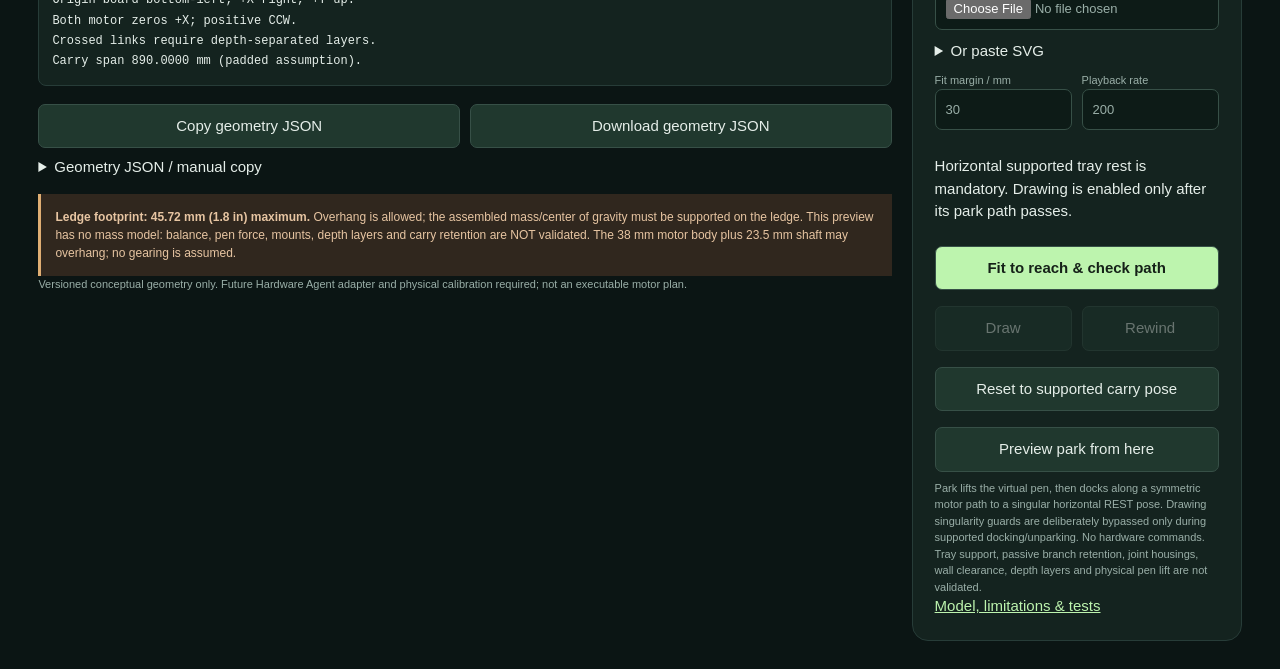
<file: modules/whiteboard-arm/index.html>
<!doctype html><html lang="en"><head><meta charset="utf-8"><meta name="viewport" content="width=device-width,initial-scale=1"><title>Fold-away Whiteboard Studio</title><link rel="stylesheet" href="style.css"></head><body><header><a href="../../index.html" target="_top">&lt; Workspace</a><span>ROBOTICS / DESIGN STUDY 05</span></header><main><div class="intro"><p class="eyebrow">A BOARD. TWO FIXED MOTORS. A HORIZONTAL REST.</p><h1>Make room for <em>ideas.</em></h1><p>Portable crossed five-bar. Two fixed motors. Robot on one half; human on the other. Planar kinematics, not a build-ready machine. Vertical board / gravity assumed.</p></div><div class="layout"><section class="stage"><canvas id="canvas" aria-label="Whiteboard and five-bar linkage; use target X/Y fields as keyboard alternative"></canvas><div class="legend"><span>● M1 fixed base</span><span>● M2 fixed base</span><span>● Virtual pen</span></div><div id="coverage" class="report"></div><div id="status" role="status">Ready to explore.</div><div class="meters"><div>M1 left base<strong id="m1">—</strong></div><div>M2 right base<strong id="m2">—</strong></div><div>Rounded tip error<strong id="error">—</strong></div><div>Virtual pen<strong id="pen">UP</strong></div></div><div class="warning"><b>Reach is not motor feasibility.</b> This design prioritizes supported horizontal parking and accepts partial drawing coverage. Your 0.30 N·m motor rating is holding torque, not available running torque. Direct drive is not approved by this simulation. Reduction or counterbalance may be necessary.</div><div class="report">Horizontal REST is singular, not a drawable pose. The amber band shows the assumed supported docking envelope. Motors stay fixed; elbows and pen are passive joints. Projected crossings are intentional: links need separate depth layers. Physical collisions and packaging are unvalidated.</div><h2>Copy to SolidWorks</h2><pre id="dimensions" class="report"></pre><div class="pair"><button id="copyGeometry">Copy geometry JSON</button><button id="downloadGeometry">Download geometry JSON</button></div><details><summary>Geometry JSON / manual copy</summary><textarea id="geometry" readonly aria-label="Geometry JSON"></textarea></details><div class="warning"><b>Ledge footprint: 45.72 mm (1.8 in) maximum.</b> Overhang is allowed; the assembled mass/center of gravity must be supported on the ledge. This preview has no mass model: balance, pen force, mounts, depth layers and carry retention are NOT validated. The 38 mm motor body plus 23.5 mm shaft may overhang; no gearing is assumed.</div><small>Versioned conceptual geometry only. Future Hardware Agent adapter and physical calibration required; not an executable motor plan.</small></section><aside><h2>Design the envelope</h2><div class="pair"><label>Board W / mm<input id="w" type="number" min="100" max="10000" value="1828.8" step="10"></label><label>Board H / mm<input id="h" type="number" min="100" max="6000" value="1219.2" step="10"></label></div><small>Starting board: 6 × 4 ft. Robot zone: 3 ft wide. Resizing never changes arm lengths.</small><div class="pair"><label>Robot zone width / mm<input id="zoneWidth" type="number" value="914.4"></label><label>Robot side<select id="side"><option value="left">Left</option><option value="right">Right</option></select></label></div><div class="pair"><label>Base spacing / mm<input id="base" type="number" value="839.3571428571429"></label><label>Base height / mm<input id="mount" type="number" value="10"></label><label>Proximal (each) / mm<input id="l1" type="number" value="854.6785714285714"></label><label>Distal (each) / mm<input id="l2" type="number" value="435"></label></div><button id="suggest">Set proximal = distal + half base</button><small>Explicit compatibility change, not automatic resizing. Exact horizontal rest requires this relation.</small><div class="pair"><label>Tray span / mm<input id="trayWidth" type="number" value="890"></label><label>Docking height / mm<input id="trayHeight" type="number" value="100"></label><label>Staging tip height / mm<input id="parkHeight" type="number" value="70"></label><label>Link width / mm<input id="linkWidth" type="number" value="20"></label></div><small>Portable bar centered in robot zone; no permanent side rails. 20 mm envelope width gives 10 mm allowance each side of every link centerline, NOT measured joint size or tray depth. Depth-stacked links, support and branch retention are required but unvalidated. Both fixed motors sit at the stated base height.</small><label>Ledge support depth / mm<input id="ledgeDepth" type="number" value="45.72" max="45.72" min="1" step=".01"></label><div class="pair"><label>Target X / mm<input id="tx" type="number" value="457.2"></label><label>Target Y / mm<input id="ty" type="number" value="10"></label></div><label>Microsteps / full step<select id="micro"><option>1</option><option>2</option><option>4</option><option>8</option><option selected>16</option><option>32</option></select></label><small>Playback uses mm/s for drawing and normalized docking units/s; not real motor feed. 400 full steps/rev; absolute simulated angle zero. No homing or real position feedback. Microsteps are command resolution, not accuracy.</small><hr><h2>Draw something</h2><select id="demo"><option value="robot">Robot</option><option value="flower">Flower</option><option value="wave">Figure eight</option></select><button id="loadDemo">Load demo</button><label>Plain SVG file<input id="file" type="file" accept=".svg,image/svg+xml"></label><details><summary>Or paste SVG</summary><textarea id="svg" placeholder="<svg …>…</svg>"></textarea><button id="import">Import pasted SVG</button></details><div class="pair"><label>Fit margin / mm<input id="margin" type="number" value="30" min="0" max="2500"></label><label>Playback rate<input id="speed" type="number" value="200" min="10" max="1000"></label></div><p class="must">Horizontal supported tray rest is mandatory. Drawing is enabled only after its park path passes.</p><button id="prepare" class="primary">Fit to reach &amp; check path</button><div class="pair"><button id="play" disabled>Draw</button><button id="rewind" disabled>Rewind</button></div><button id="reset">Reset to supported carry pose</button><button id="park">Preview park from here</button><small>Park lifts the virtual pen, then docks along a symmetric motor path to a singular horizontal REST pose. Drawing singularity guards are deliberately bypassed only during supported docking/unparking. No hardware commands. Tray support, passive branch retention, joint housings, wall clearance, depth layers and physical pen lift are not validated.</small><a href="MODEL.md" target="_blank" rel="noopener">Model, limitations &amp; tests</a></aside></div></main><script src="../../js/drawing.js"></script><script src="../../js/kinematics.js"></script><script src="kinematics.js"></script><script src="app.js"></script></body></html>
</file>
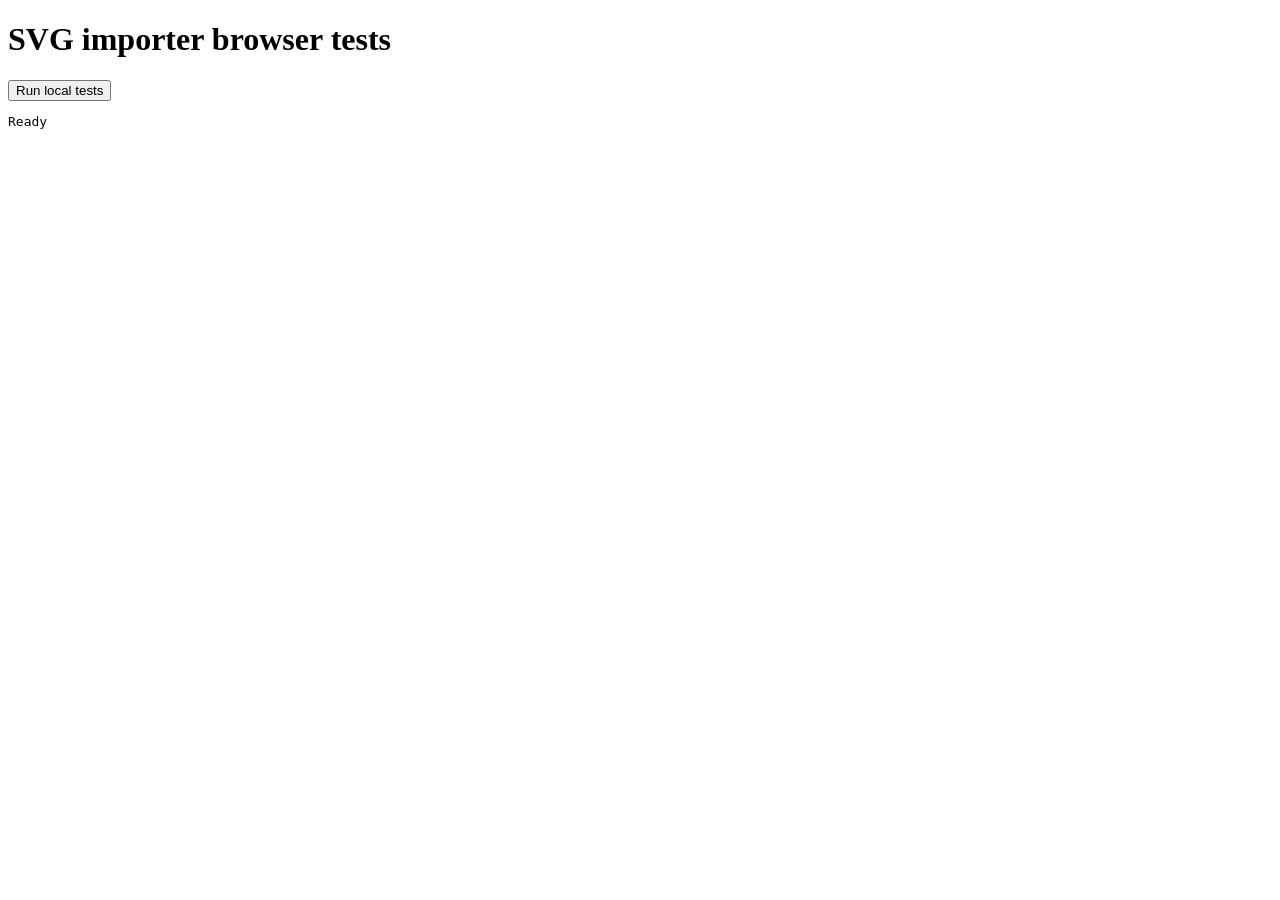
<file: tests/svg-browser.html>
<!doctype html><meta charset="utf-8"><title>Local SVG tests</title><h1>SVG importer browser tests</h1><button id="run">Run local tests</button><pre id="out">Ready</pre><script src="../js/kinematics.js"></script><script src="../js/drawing.js"></script><script src="svg-browser.js"></script>
</file>
<file: style.css>
:root{--bg:#101616;--panel:#192121;--muted:#9daead;--text:#e8f0eb;--mint:#bcf3b0;--violet:#c5b2ff;--border:#ffffff18;--amber:#ffcf91}*{box-sizing:border-box}body{margin:0;background:var(--bg);color:var(--text);font-family:Inter,Segoe UI,Arial,sans-serif}button,input,select{font:inherit}button,a,input,select,summary{touch-action:manipulation}button,a{ -webkit-tap-highlight-color:transparent}button{cursor:pointer}button:focus-visible,a:focus-visible,input:focus-visible,select:focus-visible,summary:focus-visible,canvas:focus-visible{outline:2px solid var(--mint);outline-offset:4px}header{height:88px;padding:0 4vw;display:flex;align-items:center;gap:24px;border-bottom:1px solid var(--border)}.brand{border:0;background:transparent;color:var(--text);font-size:13px;letter-spacing:2px;font-weight:800;display:flex;align-items:center;gap:8px}.brand-mark{font-size:32px;color:var(--mint);margin-right:8px}.brand-light{font-weight:400;color:var(--muted)}.local-tag{font-size:10px;letter-spacing:1.5px;color:var(--muted);margin-left:auto}.local-tag i,.dot{display:inline-block;width:7px;height:7px;border-radius:100%;background:var(--mint);margin-right:7px}main{max-width:1600px;margin:auto;padding:0 4vw 30px}.quiet{background:#ffffff06;border:1px solid var(--border);border-radius:8px;color:var(--text);padding:11px 15px}.quiet:hover{background:#ffffff0d}.view{display:none}.view.active{display:block}.hero{display:flex;justify-content:space-between;align-items:center;padding:58px 3% 44px;min-height:350px}.eyebrow{font-size:10px;font-weight:600;letter-spacing:2.5px;color:var(--muted);margin:0 0 20px}h1{font-weight:450;font-size:clamp(42px,5.3vw,76px);line-height:1.04;letter-spacing:-3px;margin:0}h1 em{font-family:Georgia,serif;font-weight:400;color:var(--mint)}.intro{font-size:16px;line-height:1.7;color:var(--muted);margin-bottom:0}.hero-orbit{position:relative;width:350px;height:280px;margin-right:6%}.orbit{position:absolute;inset:25px 0;border:1px solid #bdf3b040;border-radius:50%;transform:rotate(-30deg)}.o2{transform:rotate(30deg);inset:25px 50px;border-color:#c5b2ff50}.o3{transform:rotate(90deg);inset:55px 30px;border-color:#ffffff18}.orb{position:absolute;inset:60px 95px;display:grid;place-items:center;font-size:100px;color:var(--mint);text-shadow:0 0 75px #bdf3b050}.orbit-note{position:absolute;bottom:-10px;left:30px;font-size:10px;letter-spacing:3px;color:var(--muted)}.section-line{display:flex;align-items:center;justify-content:space-between;margin:10px 0 23px}.section-line h2{font-size:18px;font-weight:500}.section-line span{font-size:12px;color:var(--muted)}.cards{display:grid;grid-template-columns:repeat(3,1fr);gap:20px}.card{border:1px solid var(--border);border-radius:14px;background:linear-gradient(145deg,#1e2928,#141c1c);overflow:hidden;transition:transform .2s,border-color .2s}.card:hover{transform:translateY(-4px);border-color:#ffffff40}.card-art{height:175px;position:relative;overflow:hidden;background:radial-gradient(ellipse at 50% 70%,#95dca717,transparent 65%)}.card-art svg{width:100%;height:100%}.card-art.violet{background:radial-gradient(ellipse at 50% 70%,#bd94ff25,transparent 70%)}.card-art.amber{background:radial-gradient(ellipse at 50% 70%,#ffbf6920,transparent 65%)}.card-content{padding:23px}.card-content h2{font-size:24px;letter-spacing:-.7px;margin:10px 0;font-weight:500}.card-content p{font-size:13px;color:var(--muted);line-height:1.6;min-height:42px}.card-meta{font-size:9px;letter-spacing:1.7px;color:var(--muted)}.card-number{position:absolute;top:18px;left:22px;color:var(--muted);font-size:12px}.card button{width:100%;margin-top:18px;text-align:left;display:flex;justify-content:space-between}.primary{background:var(--mint);color:#142014;border:0;border-radius:8px;padding:13px 18px;font-weight:650;font-size:13px}.primary:hover{filter:brightness(1.08)}.purple{background:var(--violet);color:#201a2e}.amber .primary{background:var(--amber)}.pill{display:inline-block;font-size:9px;letter-spacing:1px;border:1px solid #bcf3b040;color:var(--mint);border-radius:20px;padding:6px 9px}.pill.violet{color:var(--violet);border-color:#c5b2ff50}.pill.amber{color:var(--amber);border-color:#ffcf9140}.home-bottom{display:flex;justify-content:space-between;padding:30px 0;color:var(--muted);font-size:11px}.project-head{display:flex;justify-content:space-between;align-items:center;margin:32px 0 26px}.project-head h1{font-size:40px;letter-spacing:-1.5px}.project-head .eyebrow{margin-bottom:12px}.lab{display:grid;grid-template-columns:minmax(0,1fr) 320px;gap:20px}.stage-wrap{min-height:660px;position:relative;border:1px solid var(--border);border-radius:14px;overflow:hidden;background:#111b1b}.stage-wrap canvas{width:100%;height:100%;position:absolute;touch-action:none}.stage-badge{position:absolute;top:22px;left:23px;pointer-events:none;font-size:9px;letter-spacing:2px;color:var(--muted)}.stage-bottom{position:absolute;bottom:0;padding:18px 22px;width:100%;display:flex;justify-content:space-between;gap:10px;font-size:11px;pointer-events:none;background:linear-gradient(transparent,#101919dd);color:var(--muted)}aside{background:var(--panel);padding:22px;border:1px solid var(--border);border-radius:14px}h2{font-size:20px;font-weight:550}.panel-heading{display:flex;align-items:center}.panel-heading h2{font-size:16px;margin:0}.dot.violet{background:var(--violet)}.sub{font-size:12px;line-height:1.6;color:var(--muted)}.button-row{display:flex;gap:9px;margin:20px 0}.button-row>*{flex:1;padding:11px 8px}label{display:block;font-size:11px;color:var(--muted);margin:18px 0}output{float:right;color:var(--text);font-variant-numeric:tabular-nums}input[type=range]{display:block;width:100%;accent-color:var(--mint);margin-top:12px}select,input[type=number]{display:block;width:100%;margin-top:9px;background:#101818;color:var(--text);border:1px solid var(--border);padding:9px;border-radius:6px;font-size:12px}.xy{display:flex;gap:12px}.xy label{width:50%;margin:5px 0}.check{display:flex;gap:9px;align-items:center}.check input{accent-color:var(--mint)}.readouts{display:grid;grid-template-columns:1fr 1fr;gap:18px;border-top:1px solid var(--border);padding-top:20px}.readouts span{display:block;color:var(--muted);font-size:8px;letter-spacing:1px}.readouts strong{font-size:20px;font-weight:400;display:block;margin-top:7px;font-variant-numeric:tabular-nums}.fine{font-size:10px;line-height:1.6;color:var(--muted)}details{border-top:1px solid var(--border);padding-top:15px;margin-top:16px;font-size:12px;color:var(--muted);line-height:1.6}summary{color:var(--text);cursor:pointer;font-size:11px}details p{font-size:11px}.below{font-size:12px;color:var(--muted);margin:20px 0}.notice{font-size:12px;line-height:1.7;padding:16px;border-left:2px solid var(--mint);background:#bdf3b008;color:var(--muted);margin:24px 0}.photo-layout{display:grid;grid-template-columns:1fr 1fr;gap:50px}.photo-art{min-height:500px;background:radial-gradient(ellipse at 45% 55%,#c9974830,transparent 65%);padding:45px;display:flex;flex-direction:column;justify-content:center}.photo-window{height:330px;border:1px solid #ffcf9150;transform:perspective(850px) rotateY(14deg) rotateX(5deg);padding:30px;position:relative;overflow:hidden;background:#18201d}.photo-window span{font-size:9px;letter-spacing:3px;color:var(--amber);position:relative;z-index:1}.photo-window strong{font-family:Georgia,serif;font-size:40px;position:absolute;bottom:30px;font-weight:400;z-index:1}.photo-grid{position:absolute;inset:0;background:radial-gradient(circle,#ffcf91 1px,transparent 1.7px);background-size:18px 18px;transform:rotate(-18deg) scale(1.5);opacity:.25}.photo-art>p{font-size:10px;color:var(--muted);text-align:center;margin-top:40px}.guide{padding:20px 0}.guide h2{font-size:28px}.guide p,.guide li{font-size:14px;color:var(--muted);line-height:1.8}.guide ol{padding-left:20px}.guide li{padding:10px 0}.guide strong{color:var(--text)}.link-button{display:inline-block;text-decoration:none}.text-link{display:block;margin:18px 0;color:var(--muted);font-size:12px}dialog{max-width:500px;border:1px solid var(--border);background:var(--panel);color:var(--text);padding:30px;border-radius:14px}dialog::backdrop{background:#000b}dialog p{color:var(--muted);line-height:1.7;font-size:14px}dialog button{float:right}.gpu-frame{width:100%;height:calc(100vh - 200px);min-height:650px;border:1px solid var(--border);border-radius:12px}.mobile-note{display:none}@media(max-width:1000px){.cards{gap:12px}.card-content{padding:18px}.hero-orbit{margin:0}.lab{grid-template-columns:minmax(0,1fr) 280px}.photo-layout{gap:20px}.photo-art{padding:15px}.stage-wrap{min-height:700px}}@media(max-width:740px){header{height:70px;padding:0 20px}.brand{font-size:10px;letter-spacing:1px}.brand-light{display:none}.local-tag{font-size:8px;letter-spacing:.5px}#helpButton{display:none}main{padding:0 20px 25px}.hero{padding:35px 0 30px;min-height:0}.hero-orbit{width:130px;height:180px;margin-left:-20px}.orb{inset:25px 25px;font-size:65px}.orbit{inset:20px -10px}.o2{inset:30px 20px}.o3{inset:40px 10px}.orbit-note{display:none}h1{font-size:48px}.intro{font-size:13px}.eyebrow{font-size:8px;letter-spacing:1.5px}.section-line{align-items:flex-start;gap:20px}.section-line span{font-size:10px;max-width:120px;line-height:1.6}.cards{grid-template-columns:1fr}.card{display:grid;grid-template-columns:110px 1fr}.card-art{height:100%}.card-content h2{font-size:21px}.card-content{padding:20px}.card-content p{min-height:0}.card-number{left:15px}.home-bottom{display:block;line-height:2}.home-bottom span{display:block}.project-head h1{font-size:30px}.project-head .quiet{font-size:10px;padding:9px}.lab{grid-template-columns:1fr}.stage-wrap{min-height:460px}.photo-layout{grid-template-columns:1fr}.photo-art{min-height:330px;padding:20px}.photo-window{height:230px}.photo-window strong{font-size:30px}.photo-art>p{margin-top:20px}.guide{padding:0}.gpu-frame{height:900px}.stage-badge{font-size:8px;left:15px}aside{padding:20px}.stage-bottom{padding:15px;font-size:10px}.brand-mark{font-size:25px}.hero-orbit{opacity:.7}}@media(prefers-reduced-motion:reduce){*{scroll-behavior:auto!important;transition:none!important}}

/* Drawing workflow: readable local controls and clear pen-up/ink distinction. */
.drawing-controls{border-bottom:1px solid #ffffff20;padding-bottom:22px;margin-bottom:20px}.drawing-controls .wide{width:100%;margin:8px 0}.drawing-controls .notice{font-size:12px;line-height:1.5;margin:10px 0;padding:12px}.drawing-controls progress{width:100%;height:7px;margin-top:14px;accent-color:#bcf3b0}.drawing-controls textarea{width:100%;background:#0e1715;color:#dce9df;border:1px solid #ffffff25;border-radius:8px;padding:8px;font:12px monospace;resize:vertical}.file-button{position:relative;cursor:pointer;display:flex;align-items:center;justify-content:center;font-size:13px;margin:0!important}.file-button input{position:absolute;width:1px;height:1px;opacity:0}.file-button:focus-within{outline:2px solid #bcf3b0}.geometry-settings>summary{font-size:14px;margin-bottom:15px}.drawing-controls button:disabled{opacity:.4;cursor:not-allowed}.drawing-controls details p{font-size:12px}.lab .stage-wrap{position:sticky;top:18px;align-self:start;min-height:680px}.drawing-controls .readouts strong{font-size:18px}.drawing-controls .xy input{width:100%}@media(max-width:850px){.lab .stage-wrap{position:relative;top:0;min-height:440px}}

.drawing-controls .readouts small{display:block;color:#91a69b;margin-top:5px}

@media(min-width:1100px){.cards{grid-template-columns:repeat(4,minmax(0,1fr));}.card-content{padding:22px}}
</file>
<file: modules/field-lab/style.css>
:root{color-scheme:dark;--mint:#98f5d4;--muted:#899aab}*{box-sizing:border-box}body{margin:0;background:#060c16;color:#eaf6f6;font-family:Inter,Segoe UI,Arial,sans-serif;font-size:13px;overflow:hidden}canvas{position:fixed;inset:0;width:100%;height:100%;touch-action:none;cursor:grab}canvas:active{cursor:grabbing}header{position:fixed;top:0;left:0;right:0;padding:25px 34px;display:flex;align-items:center;justify-content:space-between;gap:20px;font-size:10px;letter-spacing:2px;color:var(--muted)}a{color:var(--mint);text-decoration:none}button,select,input{font:inherit}button{border:1px solid #34505a;border-radius:7px;background:#13202c;color:#def9ee;padding:10px 13px;cursor:pointer}button:hover{background:#263b45}button:focus-visible,input:focus-visible,select:focus-visible,summary:focus-visible{outline:2px solid var(--mint);outline-offset:3px}main{position:absolute;left:5%;top:17%;pointer-events:none}.eyebrow{font-size:10px;letter-spacing:2px;color:var(--mint)}i{display:inline-block;width:6px;height:6px;border-radius:50%;background:var(--mint);margin-right:10px;box-shadow:0 0 15px var(--mint)}h1{font-size:clamp(42px,5vw,76px);font-weight:450;line-height:1.06;letter-spacing:-4px;margin:22px 0}em{font-family:Georgia,serif;font-weight:400;color:var(--mint)}.intro{font-size:14px;line-height:1.8;color:#97aabd}aside{position:absolute;right:28px;top:96px;width:280px;max-height:calc(100vh - 190px);overflow:auto;padding:22px;border:1px solid #283a4b;border-radius:14px;background:#0d1724e8;box-shadow:0 15px 80px #0005;backdrop-filter:blur(18px)}.panel-title{letter-spacing:2px;font-size:11px;margin-bottom:25px}.panel-title span{float:right;font-size:9px;color:var(--mint);border:1px solid #315144;padding:3px;border-radius:3px}label{display:block;color:#b2c1cd;font-size:11px;margin:19px 0 9px}output{float:right;color:var(--mint);font-variant-numeric:tabular-nums}select{width:100%;background:#172433;color:#e7f7ef;border:1px solid #34485a;padding:10px 6px;border-radius:6px;font-size:12px}aside p{font-size:11px;line-height:1.65;color:#91a3b4}input[type=range]{width:100%;accent-color:var(--mint);height:4px}.seed-row{display:flex;align-items:center;gap:9px;margin-top:24px}.seed-row label{margin:0}.seed-row input{width:73px;background:#152433;border:1px solid #34485a;color:white;padding:8px;border-radius:5px}.seed-row button{font-size:11px;padding:9px}.actions{display:flex;gap:8px;margin:18px 0 12px}.actions button{flex:1;font-size:12px}.primary{background:var(--mint);border-color:var(--mint);color:#09221e;font-weight:600}.primary:hover{background:#bcffe7}.check{display:flex;align-items:center;gap:6px;margin-top:10px}.check input{accent-color:var(--mint)}details{border-top:1px solid #293b49;margin-top:18px;padding-top:15px}summary{cursor:pointer;font-size:11px;color:#a7c0cc}footer{position:fixed;bottom:0;left:0;right:0;padding:24px 34px;display:flex;gap:30px;align-items:center;border-top:1px solid #233441;background:#070e19d9}footer div{display:flex;flex-direction:column;gap:5px;min-width:45px}footer b{font-size:20px;font-weight:400;font-variant-numeric:tabular-nums}footer span{font-size:9px;color:var(--muted);letter-spacing:1px}footer p{font-size:11px;color:var(--mint);margin-left:10px}.gesture{margin-left:auto}#error{position:fixed;top:45%;left:25%;right:25%;padding:25px;border:1px solid #ea9e82;background:#28191a;border-radius:12px;line-height:1.6}@media(max-width:850px){main{top:110px;left:25px}h1{font-size:44px;letter-spacing:-2px}.intro{display:none}aside{width:245px;right:15px;top:85px;padding:15px}header{padding:20px}header>span{display:none}.gesture{display:none}footer{padding:16px;gap:18px}footer p{max-width:130px;font-size:10px}}@media(max-width:580px){body{overflow:auto}canvas{height:60vh}main{top:90px}h1{font-size:34px}aside{position:relative;top:auto;right:auto;margin:56vh 12px 100px;width:auto;max-height:none}header{background:#070e19b0}footer p{display:none}#error{left:10%;right:10%;top:30%}}
</file>
<file: modules/shared/visuals.css>
/* Shared exhibit controls; motion belongs to the simulation, never decorative CSS. */
header{z-index:5;background:linear-gradient(#030712d9,transparent);gap:14px}header .header-actions{display:flex;gap:8px;letter-spacing:0}header button{font-size:11px}main{z-index:1;top:14%;max-width:330px}h1{font-size:clamp(35px,3.6vw,57px);letter-spacing:-2px}.intro,main>p{max-width:260px}aside{z-index:3;background:#0a1325ef;border-color:#35435b;box-shadow:0 22px 80px #0008}footer{z-index:4;background:#050b16e8}.visual-controls{border-bottom:1px solid #304054;padding-bottom:14px;margin-bottom:17px}.visual-controls label:first-child{margin-top:8px}.visual-controls label{margin-top:13px}.visual-controls p{margin-bottom:0}.visual-label{font-size:9px;letter-spacing:1.3px;color:#91a2bf;text-transform:uppercase}#renderer{display:block;font-family:ui-monospace,Consolas,monospace;font-size:10px;line-height:1.5;overflow-wrap:anywhere;color:#d5e3ed}#gpuNote{font-size:10px}.software-warning{color:#ffd29b!important}#visualNote{font-size:10px;color:#9bacc4}.focus-mode aside,.focus-mode main,.focus-mode footer{display:none}.focus-mode canvas{height:100svh!important}.focus-mode header{background:linear-gradient(#030712b8,transparent)}.focus-mode header>span{display:none}#error{z-index:7}body[data-look="2"] .panel-title{color:#ddf9ff}button[disabled]{opacity:.45;cursor:not-allowed}@media(max-width:950px){main{max-width:250px}h1{font-size:34px}aside{width:260px}}@media(max-width:650px) and (min-width:581px){main{max-width:210px}h1{font-size:28px}aside{width:240px;right:12px}}@media(max-width:580px){header{padding:14px 12px;gap:8px;font-size:9px;letter-spacing:1px}header button{padding:9px;font-size:10px}main{top:78px;left:20px;max-width:240px}h1{font-size:29px;margin:12px 0;line-height:1.05}.eyebrow{font-size:8px;letter-spacing:1.3px}.legend{margin-top:12px;font-size:10px}canvas{height:60svh}aside{width:auto;max-height:none;margin:56svh 12px 106px;padding:20px;top:auto;right:auto}footer{padding:12px;gap:18px}footer b{font-size:16px}footer span{font-size:8px}#error{top:25%;left:5%;right:5%;padding:18px;font-size:12px}}@media(prefers-reduced-motion:reduce){*,*:before,*:after{scroll-behavior:auto!important;animation:none!important;transition:none!important}}
</file>
<file: modules/fivebar-learning/style.css>
:root{--ink:#18372b;--muted:#56685f;--paper:#f3f0e7;--line:#d4dacf;--left:#107a63;--right:#b45a32;--tip:#7860a9}*{box-sizing:border-box}body{margin:0;background:var(--paper);color:var(--ink);font-family:system-ui,-apple-system,BlinkMacSystemFont,'Segoe UI',sans-serif}button,a,input,select{-webkit-tap-highlight-color:transparent}button,select{font:inherit}button{min-height:44px;border:1px solid #bdc8bc;border-radius:8px;background:#fffdf7;color:var(--ink);padding:10px 14px;cursor:pointer}button:hover{background:#e2eadd}button:focus-visible,a:focus-visible,input:focus-visible,select:focus-visible{outline:3px solid #9b66da;outline-offset:3px}button:disabled{opacity:.35;cursor:default}a{color:inherit;text-underline-offset:4px}header{display:flex;align-items:center;justify-content:space-between;padding:25px 5vw;border-bottom:1px solid var(--line);gap:20px}.brand{font-size:12px;letter-spacing:1.5px;text-decoration:none;display:flex;align-items:center;gap:7px}.brandmark{display:inline-flex;align-items:center;justify-content:center;width:36px;height:36px;background:var(--ink);color:var(--paper);font-size:23px;padding:3px 9px;border-radius:50%;margin-right:7px}.edition,.eyebrow{font-size:10px;font-weight:750;letter-spacing:1.7px}.edition{color:var(--muted)}main{max-width:1450px;margin:auto;padding:0 5vw}.intro{padding:45px 0 32px;position:relative}.intro h1{font-family:Georgia,serif;font-weight:400;font-size:clamp(40px,5vw,70px);line-height:1.03;letter-spacing:-2px;margin:20px 0}.intro h1 em{font-weight:400;color:var(--left)}.intro>p:last-child{color:var(--muted);line-height:1.65;font-size:15px}.intro .eyebrow{color:var(--left)}#chapters{display:flex;gap:8px;overflow-x:auto;padding:8px 0 16px;scrollbar-width:thin}#chapters button{white-space:nowrap;font-size:12px;border:0;background:transparent;padding:10px 12px}#chapters button.active{background:var(--ink);color:#fff}#chapters button span{opacity:.6;margin-right:6px}.progress{height:2px;background:var(--line);margin-bottom:26px}.progress span{display:block;background:var(--left);height:100%;transition:width .2s}.lesson{display:grid;grid-template-columns:minmax(0,1.12fr) minmax(0,1fr);gap:55px;align-items:start}.experiment{position:sticky;top:18px;border:1px solid #cad3c6;background:#e9eee3;border-radius:16px;overflow:hidden}.stage-head{display:flex;align-items:center;justify-content:space-between;padding:15px 20px;font-size:10px;letter-spacing:1.1px;font-weight:700}.small{font-size:11px;min-height:38px;padding:7px 10px;background:transparent}.experiment svg{display:block;width:100%;height:auto;max-height:510px;touch-action:none;cursor:crosshair}.legend{display:flex;gap:15px;justify-content:center;font-size:11px;flex-wrap:wrap;padding:12px}.left{color:var(--left)}.right{color:var(--right)}.tip{color:var(--tip)}.status{font-size:12px;line-height:1.5;background:#f9fbf4;border-block:1px solid #d2dccb;padding:12px 18px;margin:0}.status.warn{background:#fff0d7;color:#7c401b}#controls{padding:15px 20px;display:grid;gap:13px}.slider label{display:flex;justify-content:space-between;font-size:12px;margin-bottom:7px;gap:12px}.slider output{font-variant-numeric:tabular-nums;font-weight:700}input[type=range]{width:100%;accent-color:var(--left);height:26px;margin:0}.row{display:flex;gap:8px;flex-wrap:wrap}.row button{flex:1;font-size:12px}.row label{font-size:12px;display:flex;align-items:center;gap:8px}select{max-width:100%;padding:9px;background:#fafbf6;border:1px solid #bdc8bc;border-radius:6px;min-height:44px}.stage-foot{text-align:center;font-size:9px;letter-spacing:1px;color:var(--muted);padding:0 10px 16px}.reading{padding-bottom:20px}.reading>.eyebrow{color:var(--left);margin-top:4px}h2{font-family:Georgia,serif;font-weight:400;font-size:39px;line-height:1.1;letter-spacing:-1px;margin:15px 0 20px}.lead{font-size:18px;line-height:1.5}#lessonBody{font-size:14px;line-height:1.7;color:#42584b}#lessonBody strong{color:var(--ink)}.eq{font-family:Georgia,serif;font-size:19px;line-height:1.6;color:var(--ink);background:#e6ebde;border-left:3px solid var(--left);padding:13px 16px;margin:16px 0;overflow-x:auto}.eq small{display:block;font-family:system-ui;font-size:11px;color:var(--muted);margin-top:7px}details{border-block:1px solid var(--line);padding:13px 0;margin:15px 0}summary{cursor:pointer;font-weight:650;color:var(--ink);min-height:28px}.note{font-size:12px;padding:12px 14px;background:#e9e2d1;border-radius:6px}#readouts{display:grid;grid-template-columns:1fr 1fr;gap:10px;margin:20px 0}.metric{border-top:1px solid #c5d0c0;padding:12px 0}.metric span{display:block;font-size:10px;letter-spacing:.4px;color:var(--muted);margin-bottom:5px}.metric b{font-size:19px;font-weight:500;font-variant-numeric:tabular-nums}.check{background:#fffdf6;border:1px solid #dedfd1;border-radius:10px;padding:20px;margin-top:26px}.check>p{font-size:14px;line-height:1.65}.check .eyebrow{font-size:10px}.check button{font-size:12px}.check #answer{color:var(--left);border-top:1px solid var(--line);padding-top:15px}.pager{display:flex;align-items:center;justify-content:space-between;gap:10px;margin-top:30px;font-size:12px}.pager #next{background:var(--ink);color:white}footer{margin:55px 0 0;border-top:1px solid var(--line);padding:30px 0 40px;font-size:12px;color:var(--muted);line-height:1.7;max-width:850px}footer strong{color:var(--ink)}footer button{font-size:12px;margin:8px 10px 8px 0}#copyStatus{font-size:11px}svg text{font-family:system-ui,sans-serif;fill:#365241;font-size:24px}svg .node-label{font-weight:750;font-size:31px}svg .annotation{font-size:22px}svg .diagram-title{font-size:22px;font-weight:650}svg .dimension{fill:#687769;font-size:20px}.microdiagram{width:100%;height:100px;background:#e9eee3;border-radius:8px}.microdiagram text{font-size:13px}.matrix{white-space:nowrap;font-size:17px}@media(min-width:1000px){.intro>p:last-child{position:absolute;right:2vw;bottom:40px;max-width:300px}}@media(max-width:760px){header{padding:18px 5vw}.edition{display:none}.intro{padding:25px 0 16px}.intro h1{font-size:42px;letter-spacing:-1.5px}.intro>p:last-child{font-size:13px}.lesson{grid-template-columns:1fr;gap:25px}.experiment{position:relative;top:0;border-radius:12px}.experiment svg{max-height:400px}.stage-head{padding:10px 15px}#chapters{margin-right:-5vw}h2{font-size:34px}.lead{font-size:17px}.reading>.eyebrow{margin-top:0}.legend{gap:12px;padding:8px}#controls{padding:12px 15px}.stage-foot{font-size:8px}.progress{margin-bottom:18px}footer{margin-top:25px}.pager button{padding:10px;font-size:12px}}@media(prefers-reduced-motion:reduce){*{scroll-behavior:auto!important;transition:none!important}}

/* Native MathML: local fonts, bounded equation cards, no rendering service. */
.math-display{max-width:100%;overflow-x:auto;background:#e6ebde;border-left:3px solid var(--left);padding:16px 12px;margin:16px 0;color:var(--ink)}.math-display math{font-family:math,"Cambria Math","STIX Two Math",serif;font-size:1.3rem;margin:8px 0}.math-caption{font-size:11px!important;line-height:1.5;margin:12px 0 0;text-align:center;color:var(--muted)}.math-symbols{margin:18px 0}.math-symbols>div{display:grid;grid-template-columns:32px minmax(0,1fr);gap:10px;margin:10px 0}.math-symbols dt{font-family:Georgia,serif;font-size:18px;color:var(--ink)}.math-symbols dd{margin:0;font-size:13px;line-height:1.55}@media(max-width:420px){.math-display math{font-size:1.15rem}}
/* A coupled workbench: the current idea and its geometry move together. */
.lesson{display:block}.lesson-heading{max-width:760px;margin-bottom:24px}.lesson-heading h2{margin-bottom:12px}.lesson-heading .lead{font-size:16px}.experiment{position:relative;top:auto;display:grid;grid-template-columns:minmax(0,1fr) minmax(0,1fr);align-items:start;overflow:visible}.visual-column{min-width:0;padding-bottom:8px;overflow:hidden;border-radius:16px 0 0 16px}.concept-column{min-width:0;padding:25px;background:#f9faf3;border-left:1px solid #cad3c6;border-radius:0 16px 16px 0;align-self:stretch}.concept-top{display:flex;align-items:center;justify-content:space-between;gap:12px}.concept-top .eyebrow{color:var(--left)}#stepDots{display:flex;gap:5px}#stepDots span{width:6px;height:6px;background:#cbd4c6;border-radius:50%}#stepDots .current{background:var(--left)}#stepTitle{font:400 28px/1.15 Georgia,serif;letter-spacing:-.5px;margin:12px 0 18px}#stepText{font-size:15px;line-height:1.65}#stepNote{font-size:12px;line-height:1.6;color:var(--muted);border-left:2px solid #c5d0bc;padding-left:12px}.step-pager{display:flex;gap:8px;justify-content:space-between;margin:22px 0 10px}.step-pager button{font-size:12px;flex:1}.step-pager #stepNext{background:var(--ink);color:#fff}.step-pager #stepNext:disabled{background:transparent;color:var(--muted);opacity:1;border-style:dashed}.focus-key{font-size:10px;letter-spacing:.5px;font-weight:700;text-align:center;padding:8px 16px;color:var(--ink);min-height:32px}.visual-column #readouts{padding:0 18px;margin:6px 0;gap:6px 15px}.visual-column .metric{padding:8px 0}.visual-column .metric b{font-size:14px}.visual-column .metric span{font-size:9px}.visual-column .status{font-size:11px;padding:9px 15px}.visual-column .stage-foot{padding-top:10px}.experiment svg{max-height:460px;min-height:260px}.concept-column .math-display{padding:12px 8px}.concept-column .math-display math{font-size:1.2rem}.concept-column details{margin:16px 0 0;padding-bottom:0}.concept-column summary{font-size:12px;min-height:32px}#controls{padding:12px 0}.check{max-width:850px}.pager{max-width:850px}.legend{font-size:10px}.intro{padding-bottom:22px}.intro h1{font-size:clamp(38px,4vw,58px)}
@media(max-width:760px){.lesson-heading{margin-bottom:16px}.lesson-heading h2{font-size:28px;margin-top:10px}.lesson-heading .lead{font-size:14px;margin:0}.experiment{display:flex;flex-direction:column;overflow:hidden}.visual-column{width:100%;border-radius:0}.concept-column{width:100%;border-left:0;border-top:1px solid #cad3c6;border-radius:0;padding:15px 17px}.experiment svg{height:260px;min-height:0;max-height:260px;width:100%}.stage-head{padding:8px 13px}.focus-key{padding:5px 12px;min-height:25px;font-size:9px}.legend{display:none}.visual-column .status{font-size:10px;padding:6px 12px}.visual-column #readouts{margin:0;padding:0 12px;grid-template-columns:repeat(2,minmax(0,1fr));gap:0 12px}.visual-column .metric{padding:5px 0}.visual-column .metric b{font-size:12px}.visual-column .metric span{font-size:8px;margin-bottom:2px}.visual-column .stage-foot{display:none}.concept-top .eyebrow{font-size:9px;margin:0}#stepTitle{font-size:24px;margin:10px 0 12px}#stepText{font-size:14px;line-height:1.55}#stepNote{font-size:11px}.concept-column .math-display{margin:12px 0;padding:10px 5px}.concept-column .math-display math{font-size:1.06rem;margin:6px 0}.step-pager{margin:16px 0 5px}.intro{padding-top:20px}.intro h1{font-size:38px}.intro>p:last-child{font-size:12px}.pager button{font-size:11px}}
.live-data #readouts{gap:8px;margin:10px 0}.live-data .metric b{font-size:14px}.live-data .metric span{font-size:9px}.live-data .status{font-size:11px;border:1px solid #d2dccb;border-radius:6px}.step-pager button[aria-disabled=true]{opacity:.55;cursor:default}.step-pager #stepNext[aria-disabled=true]{background:transparent;color:var(--muted);border-style:dashed}.concept-column details summary{min-height:44px;padding-top:8px}#mobileEquationSlot:empty{display:none}
@media(max-width:760px){.experiment{overflow:visible}.visual-column{position:sticky;top:0;z-index:2;align-self:flex-start;background:#e9eee3;border-bottom:1px solid #cad3c6;box-shadow:0 5px 10px #18372b09;border-radius:12px 12px 0 0;overflow:hidden}.experiment svg{height:220px;max-height:220px}.visual-column .stage-head{padding:5px 12px}.visual-column .stage-head .small{min-height:34px}.visual-column .focus-key{padding:3px 10px;font-size:9px}.visual-column #stepEquation{padding:0 12px}.visual-column .math-display{margin:4px 0 8px;padding:5px 3px;border-left:0;background:#f7faf1;border-radius:6px}.visual-column .math-display math{font-size:1rem;margin:4px 0}.visual-column #stepEquation .math-display+.math-display{margin-top:-3px}.concept-column{border-top:0}.step-pager{position:relative}.live-data .status{font-size:10px}.live-data #readouts .metric b{font-size:12px}}
@media(max-width:760px) and (max-height:600px){.visual-column{position:relative;top:auto}.experiment svg{height:200px;max-height:200px}}
.input-mode{font-size:9px;font-weight:750;letter-spacing:.6px;text-align:center;margin:0;padding:0 12px 6px;color:var(--left)}.input-output{font-size:11px;text-align:center;line-height:1.5;padding:4px 15px 8px;font-variant-numeric:tabular-nums;color:var(--ink)}.control-help{font-size:12px;line-height:1.5;color:var(--muted);margin:0 0 8px}.motor-mode-link{font-size:11px;line-height:1.6;display:block;padding:10px 0}.slider:focus-within{background:#f0e8fb;border-radius:6px;outline:5px solid #f0e8fb}@media(max-width:760px){.input-mode{font-size:8px;padding-bottom:1px}.input-output{font-size:9px;line-height:1.4;padding:2px 10px 5px}.visual-column .focus-key{font-size:8px}.experiment svg{height:210px;max-height:210px}}
.step-context{border:0!important;margin:8px 0!important;padding:0!important}.step-context summary{font-size:11px!important;min-height:30px!important;padding:4px 0!important}.step-context #stepNote{margin:6px 0 12px}.step-pager{margin-top:12px}.concept-column details[hidden]{display:none}@media(max-width:760px){.experiment svg{height:180px;max-height:180px}.concept-column{padding:12px 15px}#stepText{font-size:13px;line-height:1.5;margin:10px 0}#stepTitle{font-size:22px;margin:8px 0}.visual-column .math-display math{font-size:.98rem;margin:3px 0}.visual-column .stage-head{padding:3px 10px}.visual-column .stage-head .small{min-height:30px;padding:4px 8px}.visual-column .input-mode{padding-top:2px}.step-pager{margin-top:10px}.step-context summary{min-height:30px!important}}
#reachTools{padding:3px 12px 8px;display:flex;align-items:center;flex-wrap:wrap;gap:5px 10px;font-size:10px}#reachTools[hidden],#compareDrawer[hidden]{display:none}#reachTools label{font-weight:700}#reachTools select{font-size:11px;min-height:40px;padding:6px}#reachLegend{display:block;width:100%;font-size:9px;line-height:1.4}#reachCompare{display:grid;grid-template-columns:1fr 1fr;gap:8px}#reachCompare button{padding:8px;min-width:0}#reachCompare button[aria-pressed=true]{outline:2px solid var(--left)}#reachCompare strong,#reachCompare span{font-size:10px;display:block}#reachCompare svg{height:130px!important;min-height:0!important;width:100%;margin:8px 0;cursor:default;touch-action:pan-y}#reachCompare span{font-size:9px}.compare-note{font-size:11px;line-height:1.5;color:var(--muted)}@media(max-width:760px){#reachTools{padding:0 10px 4px;gap:2px 8px}#reachTools select{min-height:34px}#reachLegend{font-size:8px}}
/* Explicit idea changes align the flow; no overlay can cover its explanation. */
@media(max-width:760px){.visual-column{position:relative!important;top:auto!important;z-index:auto;box-shadow:none}.experiment{scroll-margin-top:8px}.visual-column svg .dimension{display:none}.visual-column svg .diagram-title{font-size:10px}.visual-column svg text.node-label{paint-order:stroke;stroke:#f7faf1;stroke-width:8px;stroke-linejoin:round}}
/* Controls deliberately replace the concept panel while exploring, then return. */
.experiment.control-mode #mobileEquationSlot{display:none}.live-data{border-top:1px solid var(--line)!important;margin-top:10px!important}.live-data summary{font-size:10px!important}.live-data[open] summary{margin-bottom:8px}#controlWorkbenchSlot:empty{display:none}@media(max-width:760px){.experiment.control-mode .concept-column{display:none}#controlWorkbenchSlot{padding:0 15px 12px}#controlWorkbenchSlot #controlDrawer{margin:3px 0 0;border:0;padding:0}#controlWorkbenchSlot #controlDrawer>summary{font-size:12px;font-weight:700;min-height:44px;padding:12px 0;color:var(--left)}#controlWorkbenchSlot #controls{gap:10px;padding:2px 0 5px}#controlWorkbenchSlot .control-help{font-size:11px;margin-bottom:3px}#controlWorkbenchSlot .slider label{font-size:11px;margin-bottom:3px}#controlWorkbenchSlot input[type=range]{height:24px}#controlWorkbenchSlot .motor-mode-link{padding:5px 0}.experiment.control-mode .stage-foot{display:none}}

/* Ideas remain available while exploring: desktop side-by-side, phone compact navigator. */
#controlIdea[hidden]{display:none}#controlIdea{padding:8px 14px 10px;border-block:1px solid #cad3c6;background:#f7faf1}#controlIdeaCount{font-size:9px;margin:0 0 5px;color:var(--left)}#controlIdeaTitle{font:400 20px/1.15 Georgia,serif;margin:0 0 8px}#controlIdeaEquation .math-display{margin:5px 0;padding:4px;border:0}#controlIdeaEquation math{font-size:.95rem;margin:4px 0}.control-idea-nav{display:flex;gap:8px}.control-idea-nav button{flex:1;font-size:11px;min-height:44px;padding:8px}.control-idea-nav button[aria-disabled=true]{opacity:.5;cursor:default}.read-idea{font-size:11px;width:100%;min-height:44px;margin-top:6px;padding:6px;background:transparent}#controlWorkbenchSlot{padding:0 16px 12px}#controlWorkbenchSlot:empty{padding:0}#controlWorkbenchSlot #controlDrawer{margin-top:4px}#controlWorkbenchSlot #controlDrawer>summary{font-size:12px;font-weight:700;min-height:44px;padding:12px 0;color:var(--left)}@media(min-width:761px){.concept-column{position:sticky;top:12px;align-self:start}#controlIdea{display:none}#controlWorkbenchSlot #controls{padding-top:8px}.experiment.control-mode .concept-column{display:block}}@media(max-width:760px){.concept-column{position:relative;top:auto}.experiment.control-mode .concept-column{display:none}.experiment.control-mode .visual-column{padding-bottom:0}#controlIdeaEquation .math-display+.math-display{margin-top:0}}
</file>
<file: modules/galaxy-encounter/style.css>
:root{color-scheme:dark;--mint:#98f5d4;--muted:#899aab}*{box-sizing:border-box}body{margin:0;background:#060c16;color:#eaf6f6;font-family:Inter,Segoe UI,Arial,sans-serif;font-size:13px;overflow:hidden}canvas{position:fixed;inset:0;width:100%;height:100%;touch-action:none;cursor:grab}canvas:active{cursor:grabbing}header{position:fixed;top:0;left:0;right:0;padding:25px 34px;display:flex;align-items:center;justify-content:space-between;gap:20px;font-size:10px;letter-spacing:2px;color:var(--muted)}a{color:var(--mint);text-decoration:none}button,select,input{font:inherit}button{border:1px solid #34505a;border-radius:7px;background:#13202c;color:#def9ee;padding:10px 13px;cursor:pointer}button:hover{background:#263b45}button:focus-visible,input:focus-visible,select:focus-visible,summary:focus-visible{outline:2px solid var(--mint);outline-offset:3px}main{position:absolute;left:5%;top:17%;pointer-events:none}.eyebrow{font-size:10px;letter-spacing:2px;color:var(--mint)}i{display:inline-block;width:6px;height:6px;border-radius:50%;background:var(--mint);margin-right:10px;box-shadow:0 0 15px var(--mint)}h1{font-size:clamp(42px,5vw,76px);font-weight:450;line-height:1.06;letter-spacing:-4px;margin:22px 0}em{font-family:Georgia,serif;font-weight:400;color:var(--mint)}.intro{font-size:14px;line-height:1.8;color:#97aabd}aside{position:absolute;right:28px;top:96px;width:280px;max-height:calc(100vh - 190px);overflow:auto;padding:22px;border:1px solid #283a4b;border-radius:14px;background:#0d1724e8;box-shadow:0 15px 80px #0005;backdrop-filter:blur(18px)}.panel-title{letter-spacing:2px;font-size:11px;margin-bottom:25px}.panel-title span{float:right;font-size:9px;color:var(--mint);border:1px solid #315144;padding:3px;border-radius:3px}label{display:block;color:#b2c1cd;font-size:11px;margin:19px 0 9px}output{float:right;color:var(--mint);font-variant-numeric:tabular-nums}select{width:100%;background:#172433;color:#e7f7ef;border:1px solid #34485a;padding:10px 6px;border-radius:6px;font-size:12px}aside p{font-size:11px;line-height:1.65;color:#91a3b4}input[type=range]{width:100%;accent-color:var(--mint);height:4px}.seed-row{display:flex;align-items:center;gap:9px;margin-top:24px}.seed-row label{margin:0}.seed-row input{width:73px;background:#152433;border:1px solid #34485a;color:white;padding:8px;border-radius:5px}.seed-row button{font-size:11px;padding:9px}.actions{display:flex;gap:8px;margin:18px 0 12px}.actions button{flex:1;font-size:12px}.primary{background:var(--mint);border-color:var(--mint);color:#09221e;font-weight:600}.primary:hover{background:#bcffe7}.check{display:flex;align-items:center;gap:6px;margin-top:10px}.check input{accent-color:var(--mint)}details{border-top:1px solid #293b49;margin-top:18px;padding-top:15px}summary{cursor:pointer;font-size:11px;color:#a7c0cc}footer{position:fixed;bottom:0;left:0;right:0;padding:24px 34px;display:flex;gap:30px;align-items:center;border-top:1px solid #233441;background:#070e19d9}footer div{display:flex;flex-direction:column;gap:5px;min-width:45px}footer b{font-size:20px;font-weight:400;font-variant-numeric:tabular-nums}footer span{font-size:9px;color:var(--muted);letter-spacing:1px}footer p{font-size:11px;color:var(--mint);margin-left:10px}.gesture{margin-left:auto}#error{position:fixed;top:45%;left:25%;right:25%;padding:25px;border:1px solid #ea9e82;background:#28191a;border-radius:12px;line-height:1.6}@media(max-width:850px){main{top:110px;left:25px}h1{font-size:44px;letter-spacing:-2px}.intro{display:none}aside{width:245px;right:15px;top:85px;padding:15px}header{padding:20px}header>span{display:none}.gesture{display:none}footer{padding:16px;gap:18px}footer p{max-width:130px;font-size:10px}}@media(max-width:580px){body{overflow:auto}canvas{height:60vh}main{top:90px}h1{font-size:34px}aside{position:relative;top:auto;right:auto;margin:56vh 12px 100px;width:auto;max-height:none}header{background:#070e19b0}footer p{display:none}#error{left:10%;right:10%;top:30%}}
:root{--mint:#e9c28b}body{background:#030610}canvas{background:#030610}h1{font-size:clamp(32px,4.2vw,64px);letter-spacing:-2px}main{top:16%;left:4%}main>p{color:#8899b4;line-height:1.8}.legend{display:flex;gap:22px;font-size:11px;margin-top:25px}.gold{color:#ffd49a}.blue{color:#8fbdff}aside{width:295px;background:#0c1323e8}aside details[open]{padding-bottom:6px}aside label{margin-top:15px}input[type=number]{width:100%;color:#eee;background:#172433;border:1px solid #34485a;border-radius:6px;padding:9px}.panel-title{margin-bottom:15px}footer{gap:25px}footer b{font-size:17px}footer p{max-width:280px}#pending{color:#ffcf8c}#error{left:8%;right:36%;top:43%;background:#28191af5}main{pointer-events:none}header a{color:#e9c28b}@media(max-width:950px){main{top:90px;left:20px}h1{font-size:38px}main>p{display:none}aside{right:15px;width:270px}footer{gap:14px}footer p{display:none}}@media(max-width:580px){aside{width:auto;right:auto;margin-top:56vh}main{top:80px}h1{font-size:30px}footer b{font-size:14px}footer span{font-size:8px}#error{left:5%;right:5%;top:32%}}
</file>
<file: modules/mandelbrot/style.css>
:root{color-scheme:dark;--bg:#101421;--panel:#171d2c;--ink:#eaf0f3;--muted:#a2afc0;--line:#ffffff18;--mint:#a9e4cd;--gold:#f5c396;--violet:#c5b5e9}*{box-sizing:border-box}html{scroll-behavior:smooth;scroll-padding-top:20px}body{margin:0;background:var(--bg);color:var(--ink);font:15px/1.55 system-ui,-apple-system,BlinkMacSystemFont,"Segoe UI",sans-serif}button,input,select{font:inherit}button,a,input,select,summary{-webkit-tap-highlight-color:transparent}button,select,input{color:var(--ink);background:#202738;border:1px solid #ffffff20;border-radius:9px}button{min-height:44px;padding:9px 14px;cursor:pointer;transition:background .15s,border-color .15s}button:hover{border-color:#a9e4cd88;background:#2c3847}button:disabled{opacity:.38;cursor:default}button:focus-visible,input:focus-visible,select:focus-visible,summary:focus-visible,a:focus-visible,canvas:focus-visible{outline:3px solid var(--gold);outline-offset:3px}button.primary{background:var(--mint);color:#172b29;border-color:var(--mint);font-weight:650}button.primary:hover{background:#c2f3df}.wide{width:100%}input,select{width:100%;min-width:0;min-height:44px;padding:8px 10px}input[type=range]{padding:0;accent-color:var(--mint);min-height:30px}a{color:var(--mint);text-underline-offset:4px}p{margin:10px 0}h1,h2,h3{line-height:1.13;letter-spacing:-.04em;margin:0}h1{font-size:clamp(40px,5vw,68px);font-weight:560}h2{font-size:29px;font-weight:560}h3{font-size:19px;font-weight:600}em{font-family:Georgia,serif;font-weight:400;color:var(--mint)}.shell{max-width:1600px;margin:auto;padding:0 38px}.shell>header{height:80px;display:flex;align-items:center;justify-content:space-between;border-bottom:1px solid var(--line);font-size:11px;color:var(--muted);letter-spacing:.1em}.home,.learn-link{letter-spacing:0;text-decoration:none;font-size:14px}.home{font-weight:700}.hero{display:flex;justify-content:space-between;gap:30px;align-items:center;padding:38px 0 32px}.eyebrow{font-size:10px;font-weight:700;letter-spacing:.17em;color:var(--gold);margin:0 0 13px}.invitation{color:var(--muted);margin:15px 0 0;font-size:16px}.formula-hero{padding:18px 25px;border-left:1px solid var(--line);min-width:300px}.formula-hero>span{font-size:10px;letter-spacing:.13em;color:var(--mint)}.formula-hero small{display:block;color:var(--muted);font-size:12px}.equation{font-family:Georgia,"Times New Roman",serif;font-size:30px;letter-spacing:.015em;line-height:1.5;color:#f5f0e8;overflow-wrap:anywhere}.equation sub{font-size:.6em}.workspace{display:grid;grid-template-columns:minmax(0,1fr) 340px;gap:25px;align-items:start}.explorer{min-width:0}.stage{height:clamp(380px,42vw,680px);position:relative;background:#070c16;border:1px solid var(--line);overflow:hidden;border-radius:0 0 12px 12px}.stage canvas{position:absolute;width:100%;height:100%;inset:0;display:block}#overlay{touch-action:none;cursor:grab}#overlay:active{cursor:grabbing}.stage-top{height:48px;background:var(--panel);border:1px solid var(--line);border-bottom:0;padding:0 16px;border-radius:12px 12px 0 0;display:flex;justify-content:space-between;align-items:center}.stage-top h2{font-size:13px;letter-spacing:0;font-weight:600}.stage-top>span{color:var(--mint);font:12px ui-monospace,monospace}.axis-label{position:absolute;pointer-events:none;color:#d0d9eaaa;font:11px ui-monospace,monospace;text-shadow:0 1px 4px #000}.real{bottom:9px;right:12px}.imaginary{top:12px;left:12px}.render-badge{position:absolute;right:12px;top:12px;background:#101421d9;border:1px solid var(--line);border-radius:20px;padding:4px 10px;font-size:10px;pointer-events:none}.stage-bottom{display:flex;justify-content:space-between;gap:10px;color:var(--muted);font:10px/1.6 ui-monospace,monospace;padding:9px 3px;overflow-wrap:anywhere}.toolbar{display:flex;align-items:center;justify-content:space-between;gap:8px;margin-top:2px}.button-group{display:flex;gap:6px}.button-group button:first-child,.button-group button:nth-child(2){font-size:21px;padding:3px 12px}.subtle{background:transparent;font-size:12px}.assist{font-size:12px;line-height:1.6;color:var(--muted)}.presets{display:flex;gap:7px;flex-wrap:wrap;margin:21px 0 12px;align-items:center}.presets>span,.point-presets>span{font-size:9px;letter-spacing:.11em;color:var(--muted);margin-right:3px}.presets button{font-size:11px;min-height:36px;padding:7px 10px;border-radius:30px;background:transparent}.precision{font-size:11px;color:var(--muted);border-left:2px solid #a9e4cd66;padding-left:10px}.precision.warning{border-color:var(--gold);color:var(--gold)}details{border-top:1px solid var(--line);margin-top:18px}summary{cursor:pointer;font-size:12px;font-weight:600;padding:15px 0;list-style:none;display:flex;align-items:center;justify-content:space-between}summary::after{content:'+';font-size:20px;color:var(--muted)}details[open]>summary::after{content:'−'}details p{font-size:12px;color:var(--muted)}.three-fields,.two-fields{display:grid;gap:10px;grid-template-columns:repeat(2,minmax(0,1fr));margin:13px 0}.three-fields{grid-template-columns:repeat(3,minmax(0,1fr))}label{display:block;font-size:11px;color:var(--muted)}label input,label select{margin-top:5px}select{font-size:12px}.pan-controls{display:flex;gap:7px;margin-top:14px}.controls{padding:20px;border:1px solid var(--line);border-radius:12px;background:linear-gradient(140deg,#1b2232,#151c29)}.section-heading{display:flex;justify-content:space-between;align-items:center;gap:10px}.section-heading h2{font-size:17px;letter-spacing:-.025em}.section-heading h3{font-size:13px;letter-spacing:0}.section-heading>span{font-size:8px;letter-spacing:.1em;color:var(--mint);text-align:right}.mode-switch{display:grid;grid-template-columns:1fr 1fr;gap:5px;padding:4px;background:#0d1422;border-radius:10px;margin-top:18px}.mode-switch button{font-size:12px;border:0;background:none;padding:7px 5px}.mode-switch button[aria-pressed=true]{background:#33483f;color:#cbf4e4}.parameter-card{padding:16px 0;border-top:1px solid var(--line);border-bottom:1px solid var(--line);margin:15px 0}.parameter-card .primary{font-size:12px}.slider-label{margin:7px 0}.family{margin-top:12px}.family select{margin-bottom:5px}.legend{border-top:1px solid var(--line);padding-top:16px;margin-top:15px}.legend>span{display:flex;align-items:center;gap:8px;font-size:10px;color:var(--muted);margin:6px 0}.legend i{height:10px;width:22px;border:1px solid #ffffff30;border-radius:3px}.black-swatch{background:#070c16}.gradient-swatch{background:linear-gradient(90deg,#30548c,#40bfb6,#f7ae74)}.legend small{display:block;font-size:10px;color:var(--muted);margin-top:12px}.orbit-section{display:grid;grid-template-columns:minmax(0,1fr) minmax(280px,.8fr);gap:40px;border-top:1px solid var(--line);margin-top:45px;padding-top:35px;align-items:center}.orbit-copy>p:not(.eyebrow){max-width:620px;font-size:14px;color:var(--muted)}.orbit-copy h2{font-size:36px}.orbit-copy .equation{margin:15px 0}.orbit-summary{padding-left:12px;border-left:2px solid var(--mint);min-height:45px}.orbit-controls{display:flex;gap:8px;flex-wrap:wrap}.orbit-controls button{font-size:12px}.step-readout{font:13px/1.75 ui-monospace,monospace;color:var(--gold);padding:16px 0;overflow-wrap:anywhere}.point-presets{display:flex;align-items:center;gap:6px;flex-wrap:wrap}.point-presets button{padding:7px 13px;min-width:40px;min-height:36px}.orbit-visual{padding:20px;background:var(--panel);border-radius:12px;border:1px solid var(--line)}#orbitCanvas{width:100%;height:300px;display:block}.orbit-visual>p{text-align:center;font-size:10px}.orbit-table{font:11px/1.8 ui-monospace,monospace;padding-left:25px;max-height:220px;overflow:auto;overflow-wrap:anywhere}.learning{margin-top:50px;padding-top:37px;border-top:1px solid var(--line)}.lesson-heading{display:flex;align-items:center;justify-content:space-between;gap:25px}.lesson-heading h2{font-size:39px}.lesson-heading>p{font-size:13px;color:var(--muted)}.lesson-nav{display:grid;grid-template-columns:repeat(6,1fr);gap:8px;margin:25px 0}.lesson-nav button{text-align:left;background:transparent;padding:13px;line-height:1.4;font-size:12px}.lesson-nav button span{display:block;color:var(--muted);font-size:10px;margin-bottom:6px}.lesson-nav button[aria-current=step]{border-color:var(--mint);color:var(--mint);background:#a9e4cd0a}.lesson-body{display:grid;grid-template-columns:minmax(0,1.1fr) minmax(0,.9fr);gap:34px;background:var(--panel);padding:32px;border:1px solid var(--line);border-radius:12px;min-height:360px}.lesson-body h3{font-size:25px;line-height:1.3;margin:6px 0 15px}.lesson-body p{font-size:14px;color:#b9c5d4;max-width:650px}.lesson-body .equation{font-size:27px;background:#0e1524;padding:15px 20px;border-radius:8px;margin:18px 0}.lesson-body dl{display:grid;grid-template-columns:auto 1fr;gap:7px 13px;font-size:12px}.lesson-body dt{font-family:Georgia,serif;color:var(--gold)}.lesson-body dd{margin:0;color:var(--muted)}.lesson-experiment{border-left:1px solid var(--line);padding-left:28px}.lesson-experiment>span,.quiz>span{font-size:9px;letter-spacing:.12em;color:var(--gold)}.lesson-experiment svg{width:100%;height:150px;margin-bottom:10px}.lesson-experiment h4{font-size:17px;font-weight:550;margin:8px 0}.lesson-experiment p{font-size:12px}.lesson-experiment button{font-size:12px;margin:10px 0}.quiz{margin-top:25px;padding-top:20px;border-top:1px solid var(--line)}.quiz p{font-size:12px}.quiz-options{display:flex;flex-wrap:wrap;gap:6px}.quiz-options button{margin:0}.quiz-feedback{min-height:36px;color:var(--mint)!important}.lesson-footer{display:flex;justify-content:space-between;align-items:center;margin-top:18px}.lesson-footer span{font:11px ui-monospace,monospace;color:var(--muted)}.lesson-footer button{font-size:12px}.honesty{margin-top:40px}.honesty>div{max-width:1000px;padding:0 0 10px}.honesty summary{font-size:13px}.honesty p{line-height:1.8}footer{padding:30px 0 40px;text-align:center;color:var(--muted);font:italic 16px Georgia,serif}[hidden]{display:none!important}@media(min-width:1400px){.workspace{grid-template-columns:minmax(0,1fr) 365px}}@media(max-width:1000px){.shell{padding:0 22px}.hero{align-items:start}.formula-hero{min-width:255px;padding:10px 0 10px 20px}.workspace{grid-template-columns:minmax(0,1fr) 310px;gap:16px}.controls{padding:16px}.stage{height:500px}.toolbar{flex-wrap:wrap}.lesson-nav{grid-template-columns:repeat(3,1fr)}.lesson-nav button span{display:inline;margin-right:8px}.lesson-body{padding:25px;gap:25px}}@media(max-width:760px){.shell{padding:0 16px}.shell>header{height:60px;font-size:9px}.home,.learn-link{font-size:12px}.hero{display:block;padding:26px 0 22px}h1{font-size:42px}.invitation{font-size:13px;margin-top:11px}.formula-hero{margin-top:22px;padding:13px 16px;border:1px solid var(--line);border-radius:10px;background:var(--panel)}.formula-hero .equation{font-size:27px}.formula-hero small{font-size:11px}.workspace{display:block}.stage{height:clamp(300px,88vw,500px)}.stage-top{height:42px}.toolbar{flex-wrap:nowrap;gap:5px}.toolbar button{padding:8px 10px;font-size:11px}.toolbar .button-group button:first-child,.toolbar .button-group button:nth-child(2){font-size:19px;padding:4px 10px}.button-group{gap:5px}.stage-bottom{font-size:9px}.stage-bottom>span:first-child{max-width:68%}.presets{margin-top:14px}.presets>span{width:100%}.presets button{font-size:10px;padding:7px 9px}.controls{margin-top:23px;padding:18px}.controls .assist{font-size:12px}.controls .section-heading h2{font-size:19px}.controls .mode-switch button{font-size:13px}.two-fields{gap:12px}.two-fields label{font-size:12px}.two-fields input,.two-fields select{font-size:14px}.parameter-card{padding-top:18px}.family p,.legend small{font-size:12px}.legend>span{font-size:12px}.orbit-section{display:flex;flex-direction:column;align-items:stretch;gap:22px;margin-top:35px;padding-top:29px}.orbit-copy h2{font-size:31px}.orbit-copy>p:not(.eyebrow){font-size:13px}.orbit-visual{padding:15px}#orbitCanvas{height:260px}.orbit-controls{gap:6px}.orbit-controls button{font-size:11px;padding:8px 10px}.step-readout{font-size:12px}.learning{margin-top:36px;padding-top:29px}.lesson-heading{display:block}.lesson-heading h2{font-size:32px}.lesson-heading>p{font-size:12px;margin-top:18px}.lesson-nav{grid-template-columns:repeat(3,minmax(0,1fr));gap:6px;margin:20px 0}.lesson-nav button{padding:10px 8px;font-size:11px;min-height:60px}.lesson-nav button span{display:block;margin-bottom:3px}.lesson-body{display:block;padding:21px}.lesson-body h3{font-size:24px}.lesson-body p{font-size:13px}.lesson-body .equation{font-size:25px;padding:14px 12px}.lesson-experiment{border-left:0;border-top:1px solid var(--line);padding:20px 0 0;margin-top:24px}.lesson-experiment svg{height:140px}.lesson-footer button{padding:8px 11px}.three-fields{grid-template-columns:1fr 1fr}.three-fields label:last-child{grid-column:1/-1}.honesty summary{font-size:12px}.precision{font-size:10px}footer{font-size:14px}.learn-link{max-width:95px;text-align:right}}@media(prefers-reduced-motion:reduce){html{scroll-behavior:auto}button{transition:none}}

.home{display:inline-flex;align-items:center;gap:6px}.home svg{width:15px;height:15px;fill:none;stroke:currentColor;stroke-width:1.5}.shell>header>span{margin:0 12px;text-align:center}@media(max-width:380px){.shell>header>span{display:none}}

@media(max-width:380px){.stage-top h2{font-size:11px}.stage-top>span{font-size:10px}}
</file>
<file: modules/wave-loom/loom.css>
:root{color-scheme:dark;--bg:#101e22;--panel:#14272b;--ink:#eaf0e8;--muted:#a2b5b5;--gold:#efc889;--mint:#9adbd0;--line:#ffffff16;--font:Inter,ui-sans-serif,system-ui,-apple-system,BlinkMacSystemFont,"Segoe UI",sans-serif;font-family:var(--font);background:var(--bg);color:var(--ink)}
*{box-sizing:border-box}body{margin:0;background:radial-gradient(ellipse at 95% 0%,#20404355,transparent 55%),var(--bg);min-width:280px}button,a,input,summary{-webkit-tap-highlight-color:transparent}button,input{font:inherit}button{color:var(--ink);background:#ffffff07;border:1px solid #ffffff22;border-radius:12px;min-height:46px;padding:10px 14px;cursor:pointer;touch-action:manipulation}button:hover{border-color:#9adbd088;background:#9adbd012}button:active{background:#9adbd022}button:focus-visible,a:focus-visible,summary:focus-visible,input:focus-visible,canvas:focus-visible{outline:3px solid var(--mint);outline-offset:4px}button[aria-pressed=true]{background:#9adbd016;border-color:#9adbd080}a{color:var(--mint);text-underline-offset:4px}.shell{max-width:780px;margin:auto;padding:0 22px max(24px,env(safe-area-inset-bottom))}header{height:74px;display:flex;align-items:center;justify-content:space-between;border-bottom:1px solid var(--line)}.home{display:flex;align-items:center;gap:9px;min-height:44px;font-size:14px;letter-spacing:.01em;text-decoration:none;color:var(--ink)}.home svg{width:22px;height:22px;stroke:var(--gold);stroke-width:1.5;fill:none}.edition{font-size:9px;letter-spacing:.15em;color:var(--muted)}.intro{margin-top:27px;display:flex;justify-content:space-between;align-items:center}.eyebrow{font-size:9px;letter-spacing:.2em;color:var(--mint);margin:0 0 9px}h1{font-size:clamp(44px,9vw,68px);letter-spacing:-.055em;font-weight:500;margin:0;line-height:1}h1 em{font:italic 1.05em Georgia,serif;letter-spacing:-.06em;color:var(--gold)}.thread-mark{font:64px Georgia,serif;color:var(--gold);transform:rotate(-18deg);padding:0 9px}.invitation{font-family:Georgia,serif;font-size:18px;color:#bbc8c4;margin:13px 0 23px}.instrument{border:1px solid #ffffff22;border-radius:19px;background:#122529;overflow:hidden;position:relative;box-shadow:0 20px 65px #0002}.stage-top{display:flex;align-items:center;gap:7px;position:absolute;z-index:1;top:8px;left:16px;right:10px;font-size:9px;letter-spacing:.15em;color:#b8c9c6;pointer-events:none}.live-dot{width:5px;height:5px;border-radius:50%;background:var(--mint)}body[data-paused=true] .live-dot{background:var(--gold)}.mini{margin-left:auto;min-height:44px;background:transparent;border-color:transparent;border-radius:9px;padding:6px 9px;font-size:12px;letter-spacing:0;pointer-events:auto;color:var(--muted)}canvas{display:block;width:100%;height:clamp(270px,74vw,390px);touch-action:none;cursor:grab;outline-offset:-5px!important}canvas:active{cursor:grabbing}.stage-bottom{position:absolute;bottom:42px;left:16px;right:16px;display:flex;justify-content:space-between;font-size:8px;letter-spacing:.14em;color:#9bb6b5;pointer-events:none}.energy{height:34px;border-top:1px solid #ffffff10;display:flex;align-items:center;gap:9px;padding:0 15px;background:#0d2024}.energy-label{font-size:8px;letter-spacing:.12em;color:var(--muted)}.energy-track{height:3px;flex:1;display:flex;background:#ffffff13;border-radius:2px;overflow:hidden}.energy-track span{display:block;height:100%;width:50%}#motionBar{background:var(--mint)}#stretchBar{background:var(--gold)}.energy-legend{font-size:9px;color:#a7bbba;display:flex;align-items:center;gap:4px;white-space:nowrap}.energy-legend i,.energy-legend b{width:4px;height:4px;border-radius:50%;background:var(--mint)}.energy-legend b{background:var(--gold);margin-left:3px}.assist{position:absolute;width:1px;height:1px;overflow:hidden;clip-path:inset(50%);white-space:nowrap}.transport{display:grid;grid-template-columns:minmax(140px,1fr) auto auto;gap:8px;margin:14px 0 28px}.primary{background:var(--gold);border-color:var(--gold);color:#182325;font-weight:600;text-align:left;display:flex;justify-content:space-between;align-items:center}.primary:hover{background:#ffdda5;border-color:#ffdda5}.primary svg{width:22px;height:22px;stroke:currentColor;stroke-width:1.5;fill:none}.transport>button:not(.primary){font-size:12px;padding:10px 13px}.section-heading{display:flex;align-items:baseline;justify-content:space-between;margin-bottom:12px}.section-heading h2{font-size:14px;font-weight:500;margin:0}.section-heading>span{font-size:8px;letter-spacing:.13em;color:#8fa6a7}.moment-buttons{display:grid;grid-template-columns:repeat(3,1fr);gap:8px}.moment-buttons button{min-height:69px;display:flex;flex-direction:column;align-items:center;justify-content:center;gap:4px;font-size:11px;padding:7px 3px;border-radius:12px;background:#ffffff03}.moment-glyph{font-size:24px;line-height:1;color:var(--gold)}.insight{margin:19px 0 23px;border-left:1px solid #efc88966;padding-left:15px;min-height:111px}.insight-kicker{font-size:8px;letter-spacing:.16em;color:var(--gold);margin:0 0 9px}.insight h3{font-family:Georgia,serif;font-weight:400;font-size:20px;line-height:1.2;margin:0 0 8px;max-width:520px}.insight>p:last-child{font-size:12px;line-height:1.65;color:var(--muted);margin:0;max-width:570px}.boundary-row{display:flex;align-items:center;justify-content:space-between;gap:10px;padding:15px 0;border-top:1px solid var(--line);border-bottom:1px solid var(--line);font-size:12px;color:var(--muted)}.segmented{display:flex;padding:3px;gap:3px;border:1px solid var(--line);border-radius:11px;background:#0b1a1e}.segmented button{font-size:11px;min-height:44px;padding:8px 12px;border-color:transparent;border-radius:8px}.segmented button[aria-pressed=true]{color:var(--mint);border-color:#9adbd040}.tuning,.science{border-bottom:1px solid var(--line);font-size:12px;color:var(--muted)}summary{cursor:pointer;min-height:54px;display:flex;align-items:center;justify-content:space-between;list-style:none;color:#bccbca}summary::-webkit-details-marker{display:none}.tuning[open] summary>span{transform:rotate(45deg)}.science summary::after{content:'+';font-size:20px}.tuning-body,.science>div{padding-bottom:18px;font-size:12px;line-height:1.7}.tuning-body>label:not(.check){display:flex;justify-content:space-between;color:#d1ddda;margin-top:8px}.tuning-body output{color:var(--mint);font-size:11px}input[type=range]{width:100%;height:44px;accent-color:var(--mint);margin:0}input[type=checkbox]{width:20px;height:20px;accent-color:var(--mint)}.check{display:flex;gap:10px;align-items:center;min-height:44px}.tuning-body p{margin-bottom:0;font-size:11px}.footer-note{font-family:Georgia,serif;font-style:italic;font-size:13px;text-align:center;line-height:1.6;color:#8ca5a6;margin:25px 0 5px}.fallback{border:1px solid var(--gold);padding:16px}
@media(min-width:640px){.shell{padding:0 36px 36px}.intro{margin-top:36px}.instrument{border-radius:24px}.invitation{margin-bottom:28px}.transport{grid-template-columns:1fr 120px 100px}.moment-buttons button{font-size:13px;min-height:76px}.insight h3{font-size:24px}.insight>p:last-child{font-size:14px}.section-heading h2{font-size:16px}}
@media(max-width:350px){.shell{padding-left:14px;padding-right:14px}.edition{font-size:8px}.transport{gap:6px;grid-template-columns:1fr auto auto}.transport button{padding:10px;font-size:12px}.energy{gap:6px;padding:0 10px}.energy-label{display:none}.boundary-row{font-size:11px}.segmented button{padding:8px 9px}}
@media(prefers-reduced-motion:reduce){*{scroll-behavior:auto!important}}
</file>
<file: modules/whiteboard-arm/style.css>
:root{color-scheme:dark;--bg:#0b1514;--line:#273c38;--mint:#bdf4ae;--muted:#9aafa8}*{box-sizing:border-box}body{margin:0;background:var(--bg);color:#e5eee9;font:15px/1.5 'Segoe UI',sans-serif}header{display:flex;justify-content:space-between;padding:22px 4vw;border-bottom:1px solid var(--line);font-size:11px;letter-spacing:.15em}a{color:var(--mint)}main{max-width:1550px;margin:auto;padding:28px 3vw}.eyebrow{font-size:10px;letter-spacing:.2em;color:var(--mint)}h1{font-size:clamp(36px,4.6vw,65px);font-weight:400;letter-spacing:-.05em;margin:5px 0}em{font-family:Georgia,serif;color:var(--mint)}.intro>p:last-child{color:var(--muted);margin-bottom:28px}.layout{display:grid;grid-template-columns:minmax(0,1fr) 330px;gap:20px}.stage{min-width:0}canvas{width:100%;height:620px;background:#101f1c;border:1px solid var(--line);border-radius:16px;touch-action:none;display:block}.legend{display:flex;justify-content:space-around;font-size:11px;color:var(--muted);padding:12px}aside{border:1px solid var(--line);border-radius:16px;background:#14231f;padding:22px}h2{font-size:18px;font-weight:500;margin:0 0 14px}.pair{display:grid;grid-template-columns:1fr 1fr;gap:10px}label{font-size:11px;color:var(--muted);display:block;margin:10px 0}input,select,textarea,button{font:inherit;color:inherit;border:1px solid #375047;background:#0d1b17;border-radius:7px;padding:10px;width:100%;min-width:0}input,select{font-size:13px}button{cursor:pointer;margin:8px 0;background:#20382e}button:hover{border-color:var(--mint)}button:disabled{opacity:.4;cursor:default}.primary{background:var(--mint);color:#152118;font-weight:600}small{display:block;font-size:11px;color:var(--muted)}hr{border:0;border-top:1px solid var(--line);margin:24px 0}.check{display:flex;gap:8px;align-items:center}.check input{width:auto}.report,#status{background:#14231f;border:1px solid var(--line);border-radius:8px;padding:13px;margin:10px 0;font-size:13px}#status.bad{color:#ffb797;border-color:#9e5b36}.meters{display:grid;grid-template-columns:repeat(4,1fr);gap:8px;font-size:10px;color:var(--muted)}.meters>div{padding:12px;background:#14231f;border-radius:8px}strong{display:block;color:#edf8ec;font-size:15px;font-weight:500}.warning{border-left:3px solid #dfae73;background:#30271e;color:#e7c5a2;font-size:12px;padding:14px;margin-top:15px}summary{cursor:pointer}details p{font-size:12px;color:var(--muted)}textarea{height:100px}input:focus,button:focus,select:focus,summary:focus{outline:2px solid var(--mint);outline-offset:2px}@media(max-width:950px){.layout{grid-template-columns:1fr}aside{max-width:none}.meters{grid-template-columns:1fr 1fr}canvas{height:450px}header span{display:none}}

#dimensions{white-space:pre-wrap;overflow-wrap:anywhere;font:12px/1.7 monospace}#geometry{height:240px;font:11px monospace}
</file>
